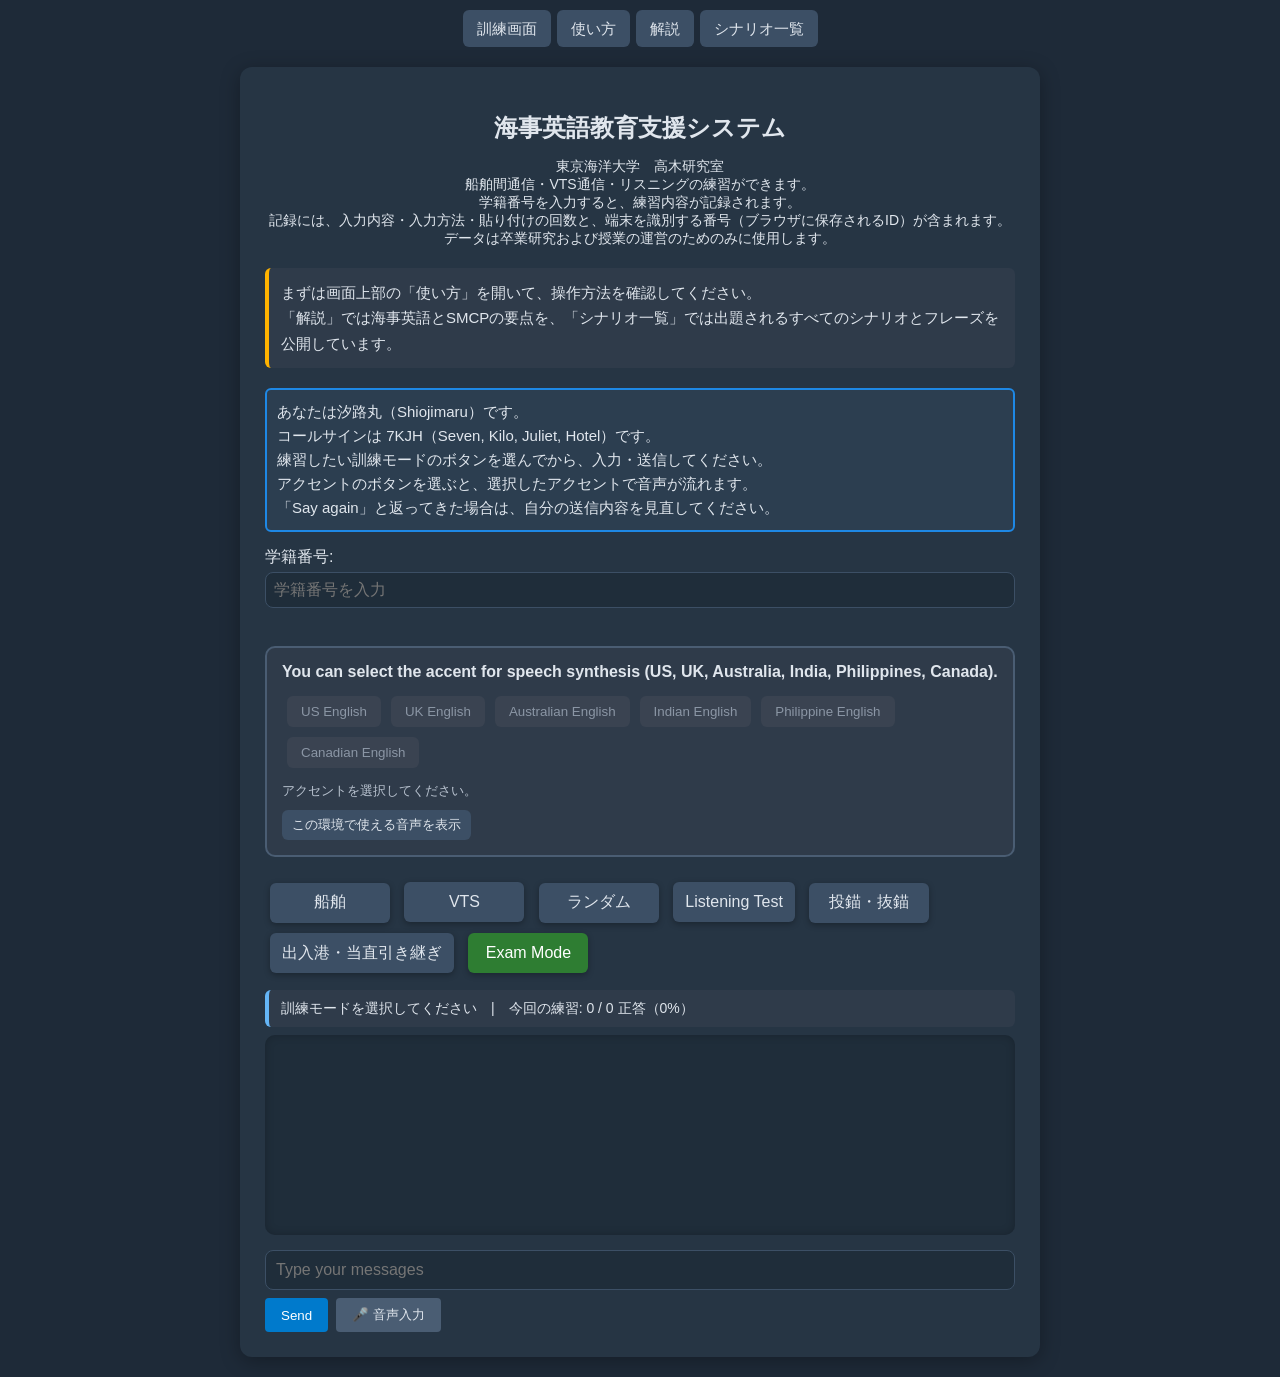
<file: index.html>
<!DOCTYPE html>
<html lang="ja">
<head>
  <meta charset="UTF-8">
  <meta name="viewport" content="width=device-width, initial-scale=1">
  <title>海事英語教育支援システム</title>
  <link rel="stylesheet" href="style.css">
</head>
<body>
<!-- 監視モード中のみ表示（開発者ページで切り替え） -->
<div id="monitor-banner" style="display:none;" role="status">現在監視モード中です</div>

<!-- 試験中の固定表示（exam.js が中身を書き換えます） -->
<div id="exam-banner" style="display:none;" role="status"></div>

<div id="site-nav"></div>

<div class="chat-container">
  <h2>海事英語教育支援システム</h2>
  <p>
    東京海洋大学　高木研究室<br>
    船舶間通信・VTS通信・リスニングの練習ができます。<br>
    学籍番号を入力すると、練習内容が記録されます。<br>
    記録には、入力内容・入力方法・貼り付けの回数と、端末を識別する番号（ブラウザに保存されるID）が含まれます。<br>
    データは卒業研究および授業の運営のためのみに使用します。
  </p>

  <p class="notice">
    まずは画面上部の「使い方」を開いて、操作方法を確認してください。<br>
    「解説」では海事英語とSMCPの要点を、「シナリオ一覧」では出題されるすべてのシナリオとフレーズを公開しています。
  </p>

  <div class="ship-info">
    あなたは汐路丸（Shiojimaru）です。<br>
    コールサインは 7KJH（Seven, Kilo, Juliet, Hotel）です。<br>
    練習したい訓練モードのボタンを選んでから、入力・送信してください。<br>
    アクセントのボタンを選ぶと、選択したアクセントで音声が流れます。<br>
    「Say again」と返ってきた場合は、自分の送信内容を見直してください。
  </div>

  <!-- 学籍番号 -->
  <label for="student-id">学籍番号:</label>
  <input type="text" id="student-id" placeholder="学籍番号を入力" autocomplete="off">
  <br><br>

  <div class="accent-box">
    <div id="intro-text">
      You can select the accent for speech synthesis (US, UK, Australia, India, Philippines, Canada).
    </div>

    <!-- アクセントのボタンは script.js が、利用できる音声に合わせて生成します -->
    <div id="voice-buttons"></div>
    <div id="voice-status">アクセントを選択してください。</div>
    <button type="button" id="voice-list-button" class="mini-button">この環境で使える音声を表示</button>
  </div>

  <!-- 訓練モード -->
  <div id="role-select">
    <button type="button" class="role-button" id="ship-button">船舶</button>
    <button type="button" class="role-button" id="vts-button">VTS</button>
    <button type="button" class="role-button" id="random-button">ランダム</button>
    <button type="button" class="role-button" id="listening-button">Listening Test</button>
    <button type="button" class="role-button" id="anchor-button">投錨・抜錨</button>
    <button type="button" class="role-button" id="harbor-button">出入港・当直引き継ぎ</button>
    <button type="button" class="role-button exam-mode-button" id="exam-button">Exam Mode</button>
  </div>

  <!-- 試験モードの画面（exam.js が中身を生成） -->
  <div id="exam-box" style="display:none;"></div>

  <!-- フレーズ練習（practice.js が中身を生成） -->
  <div id="practice-box" style="display:none;"></div>

  <!-- リスニングの難易度 -->
  <div id="listening-level-box" style="display:none;">
    <button type="button" class="level-button" data-level="1">Level 1</button>
    <button type="button" class="level-button" data-level="2">Level 2</button>
    <button type="button" class="level-button" data-level="3">Level 3</button>
  </div>

  <!-- 船舶シナリオ -->
  <div id="ship-scenario-select" style="display:none;">
    <h4>行き会い</h4>
    <div class="ship-group">
      <button type="button" class="ship-scenario" data-type="meeting" data-num="1">行き会い1</button>
      <button type="button" class="ship-scenario" data-type="meeting" data-num="2">行き会い2</button>
      <button type="button" class="ship-scenario" data-type="meeting" data-num="3">行き会い3</button>
      <button type="button" class="ship-scenario" data-type="meeting" data-num="4">行き会い4</button>
      <button type="button" class="ship-scenario" data-type="meeting" data-num="5">行き会い5</button>
    </div>

    <h4>横切り</h4>
    <div class="ship-group">
      <button type="button" class="ship-scenario" data-type="crossing" data-num="1">横切り1</button>
      <button type="button" class="ship-scenario" data-type="crossing" data-num="2">横切り2</button>
      <button type="button" class="ship-scenario" data-type="crossing" data-num="3">横切り3</button>
      <button type="button" class="ship-scenario" data-type="crossing" data-num="4">横切り4</button>
      <button type="button" class="ship-scenario" data-type="crossing" data-num="5">横切り5</button>
    </div>

    <h4>追い越し</h4>
    <div class="ship-group">
      <button type="button" class="ship-scenario" data-type="overtaking" data-num="1">追い越し1</button>
      <button type="button" class="ship-scenario" data-type="overtaking" data-num="2">追い越し2</button>
      <button type="button" class="ship-scenario" data-type="overtaking" data-num="3">追い越し3</button>
      <button type="button" class="ship-scenario" data-type="overtaking" data-num="4">追い越し4</button>
      <button type="button" class="ship-scenario" data-type="overtaking" data-num="5">追い越し5</button>
    </div>

    <h4>その他</h4>
    <div class="ship-group">
      <button type="button" class="ship-scenario" data-type="other" data-num="1">その他1</button>
      <button type="button" class="ship-scenario" data-type="other" data-num="2">その他2</button>
      <button type="button" class="ship-scenario" data-type="other" data-num="3">その他3</button>
      <button type="button" class="ship-scenario" data-type="other" data-num="4">その他4</button>
      <button type="button" class="ship-scenario" data-type="other" data-num="5">その他5</button>
    </div>
  </div>

  <!-- VTSシナリオ -->
  <div id="vts-scenario-select" style="display:none;">
    <h4>通報</h4>
    <div class="vts-group">
      <button type="button" class="vts-scenario" data-type="report" data-num="1">通報1</button>
      <button type="button" class="vts-scenario" data-type="report" data-num="2">通報2</button>
      <button type="button" class="vts-scenario" data-type="report" data-num="3">通報3</button>
      <button type="button" class="vts-scenario" data-type="report" data-num="4">通報4</button>
      <button type="button" class="vts-scenario" data-type="report" data-num="5">通報5</button>
    </div>

    <h4>報告</h4>
    <div class="vts-group">
      <button type="button" class="vts-scenario" data-type="notice" data-num="1">報告1</button>
      <button type="button" class="vts-scenario" data-type="notice" data-num="2">報告2</button>
      <button type="button" class="vts-scenario" data-type="notice" data-num="3">報告3</button>
      <button type="button" class="vts-scenario" data-type="notice" data-num="4">報告4</button>
      <button type="button" class="vts-scenario" data-type="notice" data-num="5">報告5</button>
    </div>

    <h4>問いかけ</h4>
    <div class="vts-group">
      <button type="button" class="vts-scenario" data-type="ask" data-num="1">問いかけ1</button>
      <button type="button" class="vts-scenario" data-type="ask" data-num="2">問いかけ2</button>
      <button type="button" class="vts-scenario" data-type="ask" data-num="3">問いかけ3</button>
      <button type="button" class="vts-scenario" data-type="ask" data-num="4">問いかけ4</button>
      <button type="button" class="vts-scenario" data-type="ask" data-num="5">問いかけ5</button>
    </div>
  </div>

  <!-- VTSシナリオの画像（images/<シナリオ名>.png。なければ非表示） -->
  <img id="scenario-image" alt="選択中のVTSシナリオの画像" style="display:none;">

  <!-- 現在の状態と練習実績 -->
  <div id="status-bar">訓練モードを選択してください</div>

  <!-- チャット -->
  <div class="chat-box" id="chat-box" aria-live="polite"></div>

  <!-- 入力欄 -->
  <div id="chat-controls">
    <textarea id="message-input" placeholder="Type your messages" rows="1"></textarea>
    <div class="control-buttons">
      <button type="button" id="send-button" class="send-button">Send</button>
      <button type="button" id="mic-button" class="mic-button">🎤 音声入力</button>
    </div>
  </div>
</div>

<script src="config.js"></script>
<script src="nav.js"></script>
<script src="script.js"></script>
<script src="practice.js"></script>
<script src="exam.js"></script>
</body>
</html>
</file>
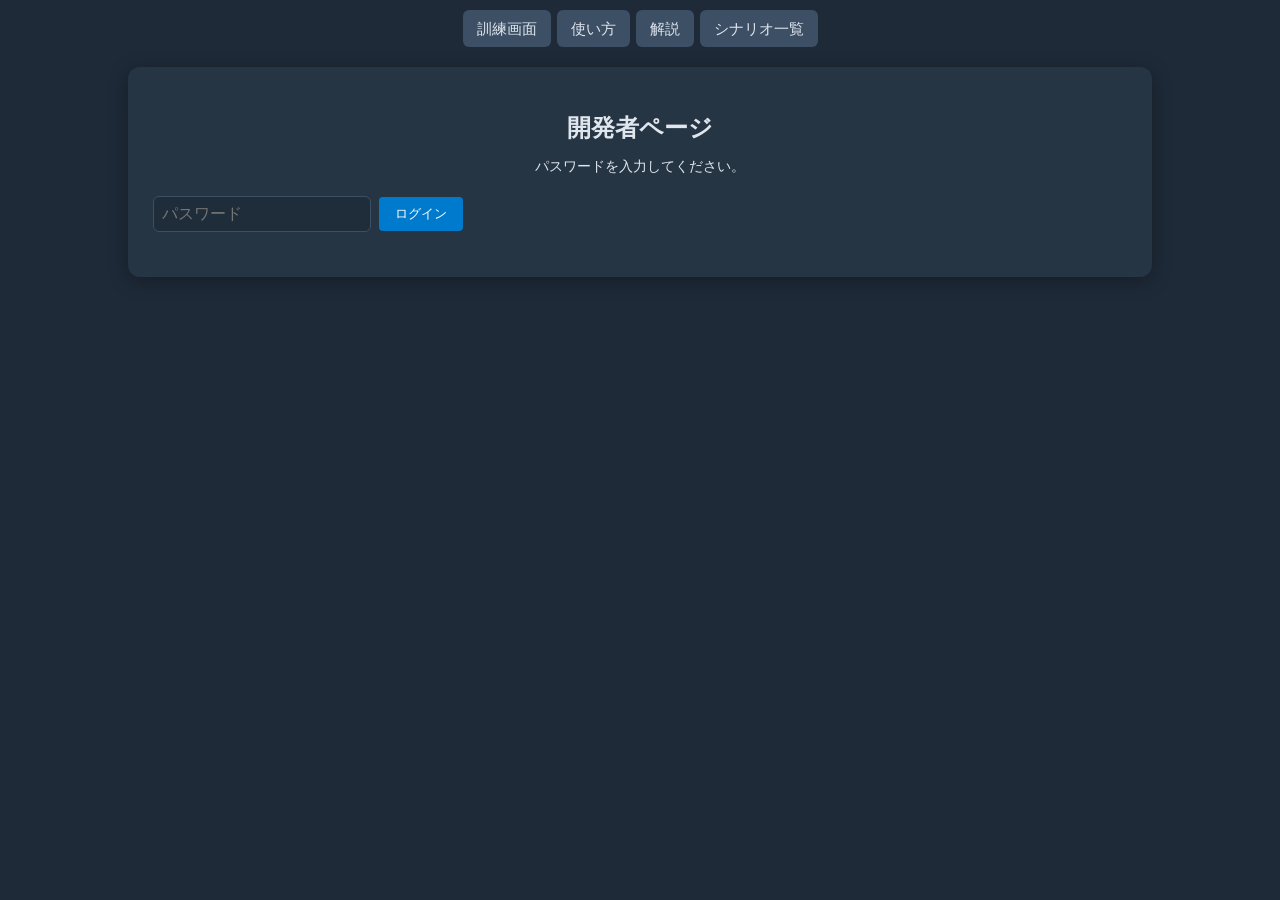
<file: admin.html>
<!DOCTYPE html>
<html lang="ja">
<head>
  <meta charset="UTF-8">
  <meta name="viewport" content="width=device-width, initial-scale=1">
  <!-- 検索エンジンに載せない -->
  <meta name="robots" content="noindex, nofollow">
  <title>開発者ページ | 海事英語教育支援システム</title>
  <link rel="stylesheet" href="style.css">
</head>
<body class="admin" data-page="admin">
<div id="site-nav"></div>

<div class="chat-container admin-container">

  <h2>開発者ページ</h2>

  <!-- ログイン -->
  <section id="login-section">
    <p>パスワードを入力してください。</p>
    <div class="admin-row">
      <input type="password" id="admin-password" placeholder="パスワード" autocomplete="current-password">
      <button type="button" id="login-button" class="send-button">ログイン</button>
    </div>
    <p id="login-message" class="admin-error"></p>
  </section>

  <!-- ログイン後 -->
  <div id="admin-main" style="display:none;">
    <div class="admin-toolbar">
      <span id="generated-at"></span>
      <button type="button" id="refresh-button" class="mini-button">最新の情報に更新</button>
      <button type="button" id="logout-button" class="mini-button">ログアウト</button>
    </div>

    <!-- 設定 -->
    <section class="admin-section">
      <h3>モード設定</h3>
      <label class="switch-row">
        <input type="checkbox" id="monitor-toggle">
        <span>監視モード</span>
        <small>（ON: 画面に「現在監視モード中です」を表示／解説ページ非表示／模範解答無効／学籍番号必須）</small>
      </label>
      <label class="switch-row">
        <input type="checkbox" id="copypaste-toggle">
        <span>コピー＆ペースト禁止モード</span>
      </label>
      <div class="admin-row">
        <button type="button" id="save-settings" class="send-button">設定を保存</button>
        <span id="settings-message"></span>
      </div>
      <p class="admin-note">学生の画面には最大1分程度で反映されます。</p>
    </section>

    <!-- 使用統計 -->
    <section class="admin-section">
      <h3>使用統計</h3>
      <div id="stat-cards" class="stat-cards"></div>
      <h4>シナリオ別利用回数</h4>
      <div class="table-wrap"><table id="scenario-table"></table></div>
    </section>

    <!-- 不正アクセス検知 -->
    <section class="admin-section">
      <h3>不正アクセス検知</h3>
      <p class="admin-note">警告のみで、利用の停止は行いません。直近30日分が対象です。</p>
      <div class="table-wrap"><table id="suspicious-table"></table></div>
    </section>

    <!-- 学籍番号管理 -->
    <section class="admin-section">
      <h3>学籍番号管理</h3>
      <div class="table-wrap"><table id="students-table"></table></div>
    </section>

    <!-- コピー＆ペースト監視 -->
    <section class="admin-section">
      <h3>コピー＆ペースト監視</h3>
      <div id="paste-overall" class="stat-cards"></div>
      <div class="table-wrap"><table id="paste-table"></table></div>
    </section>

    <!-- 学籍番号検索 -->
    <section class="admin-section">
      <h3>学籍番号検索</h3>
      <div class="admin-row">
        <input type="text" id="search-id" placeholder="学籍番号">
        <button type="button" id="search-button" class="send-button">検索</button>
      </div>
      <div id="search-summary"></div>
      <div class="table-wrap"><table id="search-table"></table></div>
    </section>

    <!-- 試験結果 -->
    <section class="admin-section">
      <h3>試験結果</h3>
      <p class="admin-note">試験モードの記録です（学習モードのログとは別に集計しています）。</p>
      <div class="admin-row">
        <button type="button" id="exam-refresh" class="mini-button">試験結果を読み込む</button>
        <span id="exam-generated-at"></span>
      </div>

      <h4>試験一覧</h4>
      <div class="table-wrap"><table id="exam-table"></table></div>

      <h4>問題別正答率（正答率の低い順）</h4>
      <div class="admin-row">
        <label for="exam-filter">試験で絞り込む:</label>
        <select id="exam-filter"><option value="">すべて</option></select>
      </div>
      <div class="table-wrap"><table id="exam-question-table"></table></div>
    </section>

    <!-- 授業監視 -->
    <section class="admin-section">
      <h3>授業監視</h3>
      <div class="admin-row">
        <input type="date" id="class-date">
        <input type="time" id="class-start" value="13:00">
        <span>〜</span>
        <input type="time" id="class-end" value="14:30">
        <button type="button" id="class-button" class="send-button">表示</button>
      </div>
      <div id="class-summary"></div>
      <h4>利用者一覧</h4>
      <div class="table-wrap"><table id="class-users"></table></div>
      <h4>未利用者一覧</h4>
      <div id="class-nonusers"></div>
    </section>
  </div>
</div>

<script src="config.js"></script>
<script src="nav.js"></script>
<script src="admin.js"></script>
</body>
</html>
</file>
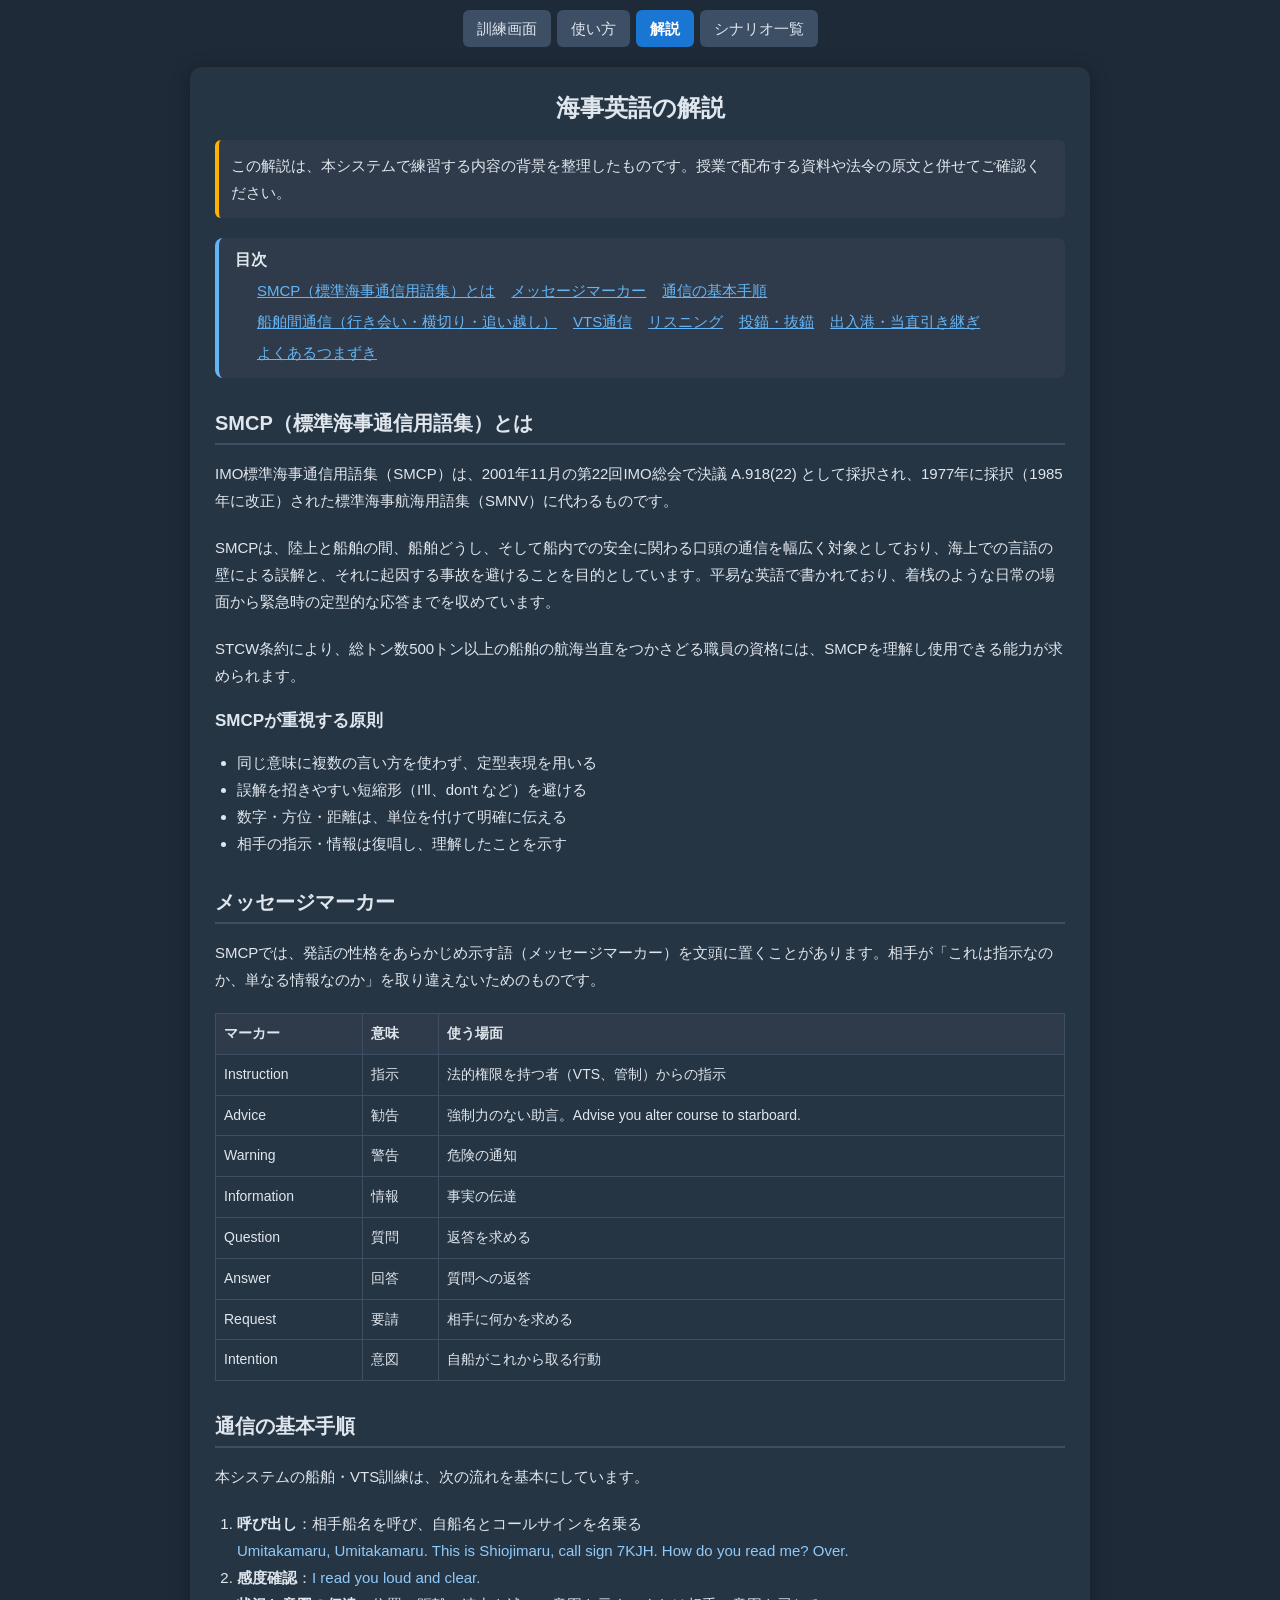
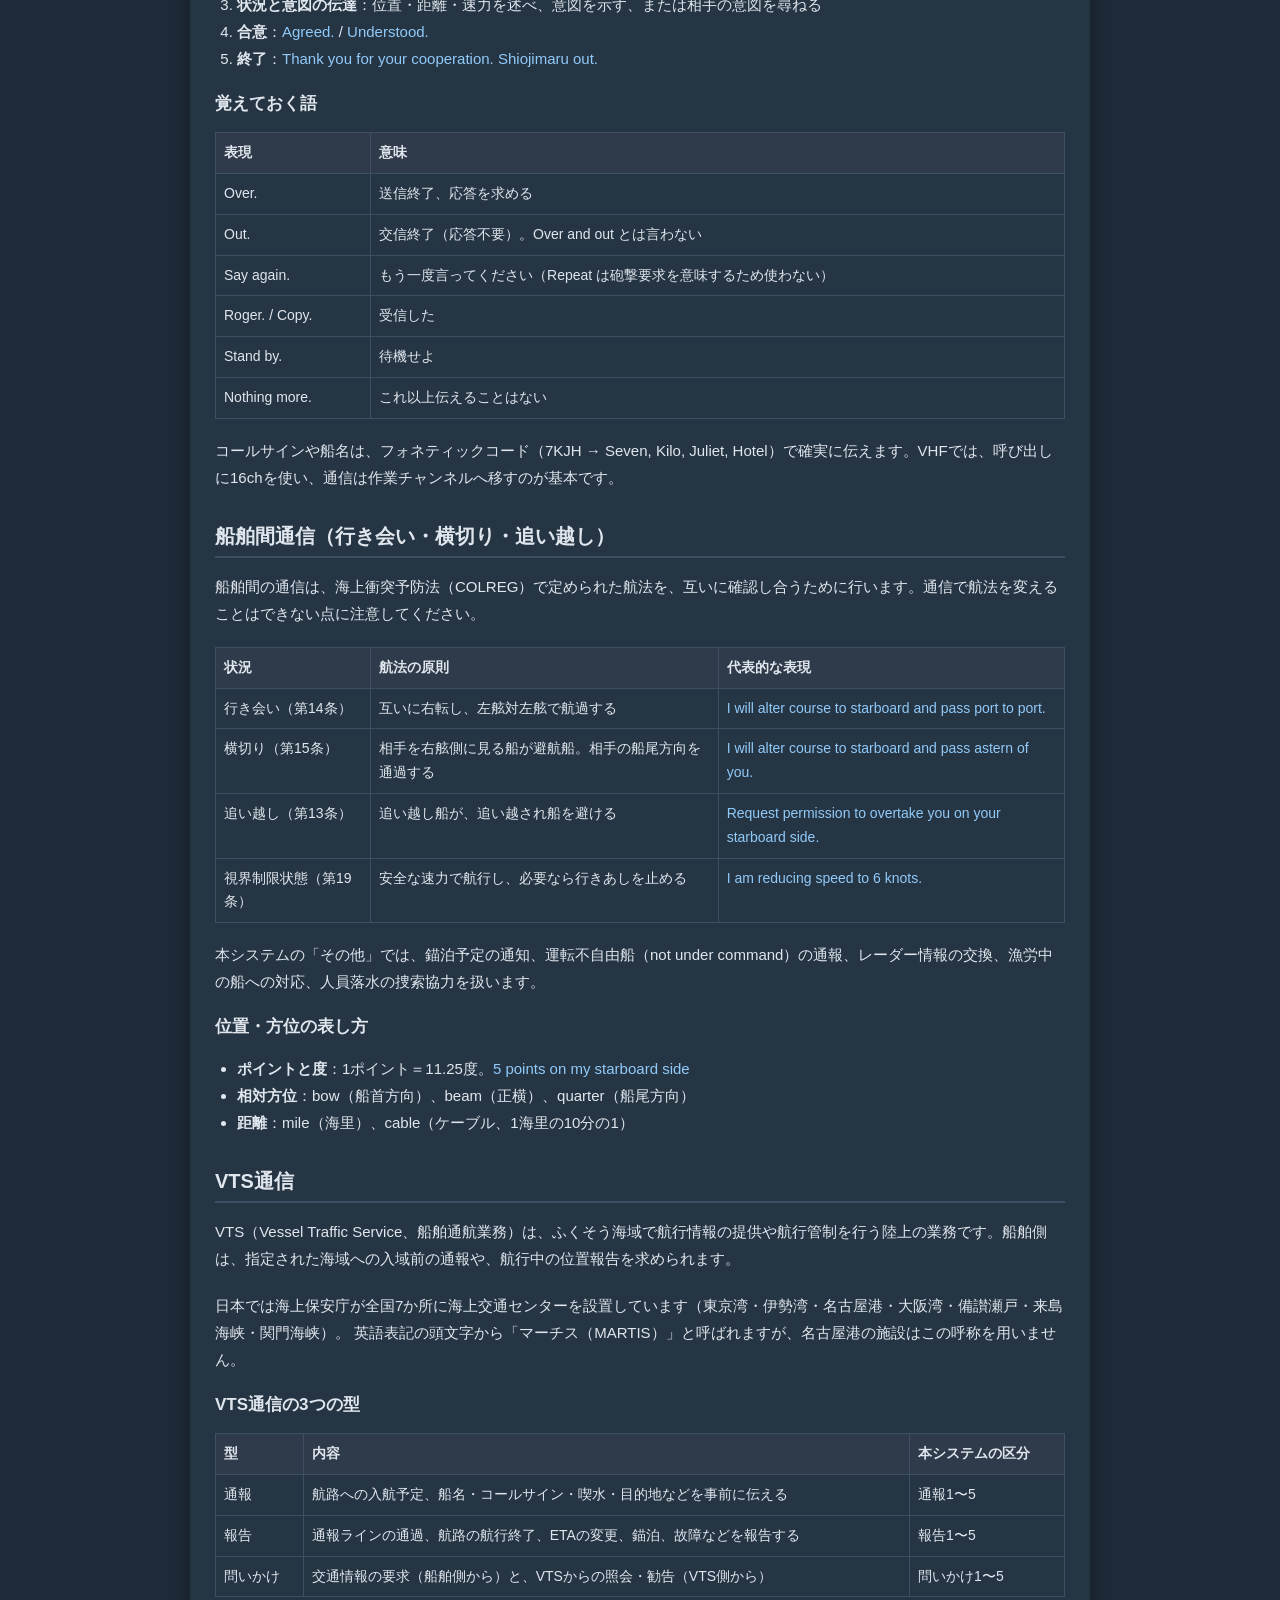
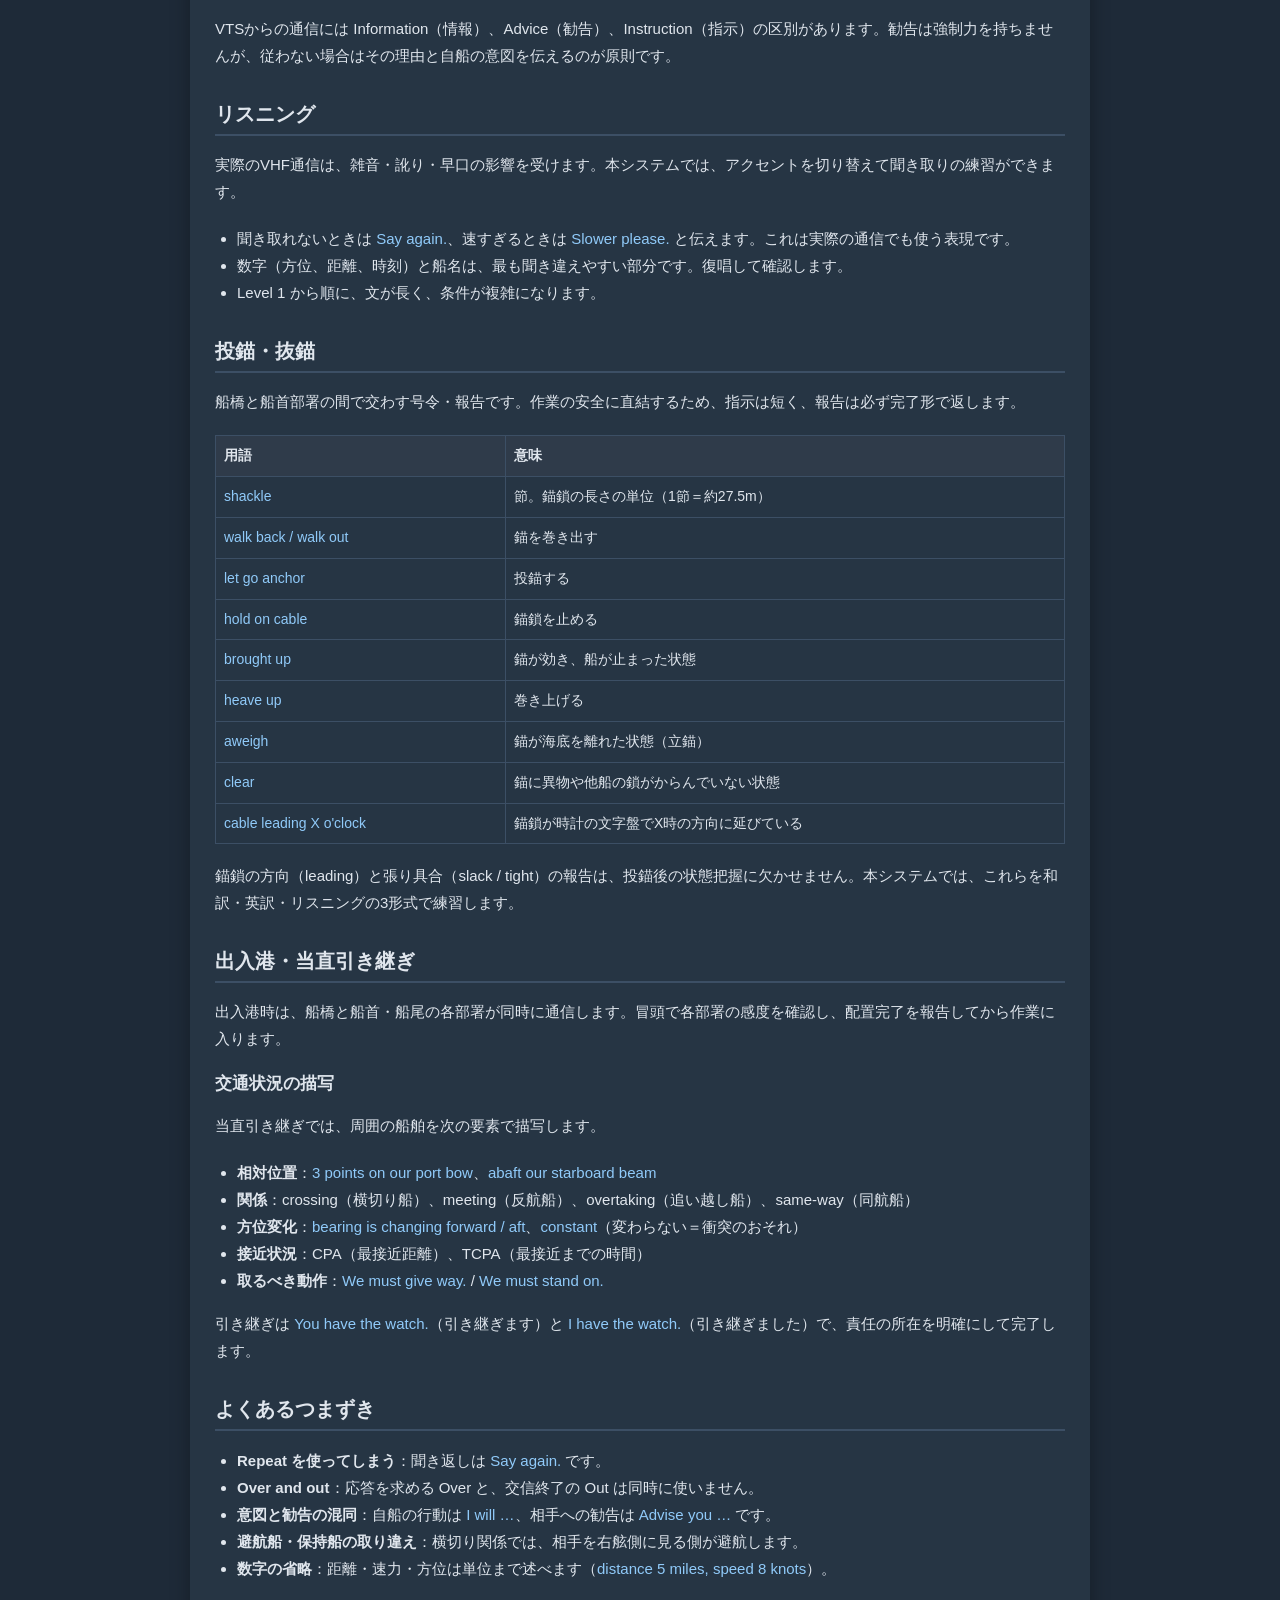
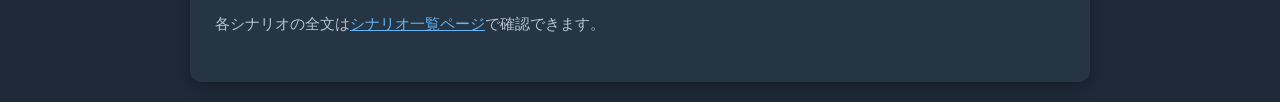
<file: explanation.html>
<!DOCTYPE html>
<html lang="ja">
<head>
  <meta charset="UTF-8">
  <meta name="viewport" content="width=device-width, initial-scale=1">
  <title>解説 | 海事英語教育支援システム</title>
  <link rel="stylesheet" href="style.css">
</head>
<body data-page="explanation">
<div id="site-nav"></div>

<div class="chat-container doc-container">
  <h1>海事英語の解説</h1>

  <p class="notice">この解説は、本システムで練習する内容の背景を整理したものです。授業で配布する資料や法令の原文と併せてご確認ください。</p>

  <div data-toc class="toc"></div>

  <div class="page-content">

  <h2 id="smcp">SMCP（標準海事通信用語集）とは</h2>
  <p>IMO標準海事通信用語集（SMCP）は、2001年11月の第22回IMO総会で決議 A.918(22) として採択され、1977年に採択（1985年に改正）された標準海事航海用語集（SMNV）に代わるものです。</p>
  <p>SMCPは、陸上と船舶の間、船舶どうし、そして船内での安全に関わる口頭の通信を幅広く対象としており、海上での言語の壁による誤解と、それに起因する事故を避けることを目的としています。平易な英語で書かれており、着桟のような日常の場面から緊急時の定型的な応答までを収めています。</p>
  <p>STCW条約により、総トン数500トン以上の船舶の航海当直をつかさどる職員の資格には、SMCPを理解し使用できる能力が求められます。</p>

  <h3>SMCPが重視する原則</h3>
  <ul>
    <li>同じ意味に複数の言い方を使わず、定型表現を用いる</li>
    <li>誤解を招きやすい短縮形（I'll、don't など）を避ける</li>
    <li>数字・方位・距離は、単位を付けて明確に伝える</li>
    <li>相手の指示・情報は復唱し、理解したことを示す</li>
  </ul>

  <h2 id="marker">メッセージマーカー</h2>
  <p>SMCPでは、発話の性格をあらかじめ示す語（メッセージマーカー）を文頭に置くことがあります。相手が「これは指示なのか、単なる情報なのか」を取り違えないためのものです。</p>
  <table class="doc-table">
    <tr><th>マーカー</th><th>意味</th><th>使う場面</th></tr>
    <tr><td>Instruction</td><td>指示</td><td>法的権限を持つ者（VTS、管制）からの指示</td></tr>
    <tr><td>Advice</td><td>勧告</td><td>強制力のない助言。Advise you alter course to starboard.</td></tr>
    <tr><td>Warning</td><td>警告</td><td>危険の通知</td></tr>
    <tr><td>Information</td><td>情報</td><td>事実の伝達</td></tr>
    <tr><td>Question</td><td>質問</td><td>返答を求める</td></tr>
    <tr><td>Answer</td><td>回答</td><td>質問への返答</td></tr>
    <tr><td>Request</td><td>要請</td><td>相手に何かを求める</td></tr>
    <tr><td>Intention</td><td>意図</td><td>自船がこれから取る行動</td></tr>
  </table>

  <h2 id="procedure">通信の基本手順</h2>
  <p>本システムの船舶・VTS訓練は、次の流れを基本にしています。</p>
  <ol>
    <li><strong>呼び出し</strong>：相手船名を呼び、自船名とコールサインを名乗る<br>
      <span class="en">Umitakamaru, Umitakamaru. This is Shiojimaru, call sign 7KJH. How do you read me? Over.</span></li>
    <li><strong>感度確認</strong>：<span class="en">I read you loud and clear.</span></li>
    <li><strong>状況と意図の伝達</strong>：位置・距離・速力を述べ、意図を示す、または相手の意図を尋ねる</li>
    <li><strong>合意</strong>：<span class="en">Agreed.</span> / <span class="en">Understood.</span></li>
    <li><strong>終了</strong>：<span class="en">Thank you for your cooperation. Shiojimaru out.</span></li>
  </ol>

  <h3>覚えておく語</h3>
  <table class="doc-table">
    <tr><th>表現</th><th>意味</th></tr>
    <tr><td>Over.</td><td>送信終了、応答を求める</td></tr>
    <tr><td>Out.</td><td>交信終了（応答不要）。Over and out とは言わない</td></tr>
    <tr><td>Say again.</td><td>もう一度言ってください（Repeat は砲撃要求を意味するため使わない）</td></tr>
    <tr><td>Roger. / Copy.</td><td>受信した</td></tr>
    <tr><td>Stand by.</td><td>待機せよ</td></tr>
    <tr><td>Nothing more.</td><td>これ以上伝えることはない</td></tr>
  </table>
  <p>コールサインや船名は、フォネティックコード（7KJH → Seven, Kilo, Juliet, Hotel）で確実に伝えます。VHFでは、呼び出しに16chを使い、通信は作業チャンネルへ移すのが基本です。</p>

  <h2 id="ship">船舶間通信（行き会い・横切り・追い越し）</h2>
  <p>船舶間の通信は、海上衝突予防法（COLREG）で定められた航法を、互いに確認し合うために行います。通信で航法を変えることはできない点に注意してください。</p>
  <table class="doc-table">
    <tr><th>状況</th><th>航法の原則</th><th>代表的な表現</th></tr>
    <tr><td>行き会い（第14条）</td><td>互いに右転し、左舷対左舷で航過する</td><td class="en">I will alter course to starboard and pass port to port.</td></tr>
    <tr><td>横切り（第15条）</td><td>相手を右舷側に見る船が避航船。相手の船尾方向を通過する</td><td class="en">I will alter course to starboard and pass astern of you.</td></tr>
    <tr><td>追い越し（第13条）</td><td>追い越し船が、追い越され船を避ける</td><td class="en">Request permission to overtake you on your starboard side.</td></tr>
    <tr><td>視界制限状態（第19条）</td><td>安全な速力で航行し、必要なら行きあしを止める</td><td class="en">I am reducing speed to 6 knots.</td></tr>
  </table>
  <p>本システムの「その他」では、錨泊予定の通知、運転不自由船（not under command）の通報、レーダー情報の交換、漁労中の船への対応、人員落水の捜索協力を扱います。</p>

  <h3>位置・方位の表し方</h3>
  <ul>
    <li><strong>ポイントと度</strong>：1ポイント＝11.25度。<span class="en">5 points on my starboard side</span></li>
    <li><strong>相対方位</strong>：bow（船首方向）、beam（正横）、quarter（船尾方向）</li>
    <li><strong>距離</strong>：mile（海里）、cable（ケーブル、1海里の10分の1）</li>
  </ul>

  <h2 id="vts">VTS通信</h2>
  <p>VTS（Vessel Traffic Service、船舶通航業務）は、ふくそう海域で航行情報の提供や航行管制を行う陸上の業務です。船舶側は、指定された海域への入域前の通報や、航行中の位置報告を求められます。</p>
  <p>日本では海上保安庁が全国7か所に海上交通センターを設置しています（東京湾・伊勢湾・名古屋港・大阪湾・備讃瀬戸・来島海峡・関門海峡）。
  英語表記の頭文字から「マーチス（MARTIS）」と呼ばれますが、名古屋港の施設はこの呼称を用いません。</p>

  <h3>VTS通信の3つの型</h3>
  <table class="doc-table">
    <tr><th>型</th><th>内容</th><th>本システムの区分</th></tr>
    <tr><td>通報</td><td>航路への入航予定、船名・コールサイン・喫水・目的地などを事前に伝える</td><td>通報1〜5</td></tr>
    <tr><td>報告</td><td>通報ラインの通過、航路の航行終了、ETAの変更、錨泊、故障などを報告する</td><td>報告1〜5</td></tr>
    <tr><td>問いかけ</td><td>交通情報の要求（船舶側から）と、VTSからの照会・勧告（VTS側から）</td><td>問いかけ1〜5</td></tr>
  </table>
  <p>VTSからの通信には Information（情報）、Advice（勧告）、Instruction（指示）の区別があります。勧告は強制力を持ちませんが、従わない場合はその理由と自船の意図を伝えるのが原則です。</p>

  <h2 id="listening">リスニング</h2>
  <p>実際のVHF通信は、雑音・訛り・早口の影響を受けます。本システムでは、アクセントを切り替えて聞き取りの練習ができます。</p>
  <ul>
    <li>聞き取れないときは <span class="en">Say again.</span>、速すぎるときは <span class="en">Slower please.</span> と伝えます。これは実際の通信でも使う表現です。</li>
    <li>数字（方位、距離、時刻）と船名は、最も聞き違えやすい部分です。復唱して確認します。</li>
    <li>Level 1 から順に、文が長く、条件が複雑になります。</li>
  </ul>

  <h2 id="anchor">投錨・抜錨</h2>
  <p>船橋と船首部署の間で交わす号令・報告です。作業の安全に直結するため、指示は短く、報告は必ず完了形で返します。</p>
  <table class="doc-table">
    <tr><th>用語</th><th>意味</th></tr>
    <tr><td class="en">shackle</td><td>節。錨鎖の長さの単位（1節＝約27.5m）</td></tr>
    <tr><td class="en">walk back / walk out</td><td>錨を巻き出す</td></tr>
    <tr><td class="en">let go anchor</td><td>投錨する</td></tr>
    <tr><td class="en">hold on cable</td><td>錨鎖を止める</td></tr>
    <tr><td class="en">brought up</td><td>錨が効き、船が止まった状態</td></tr>
    <tr><td class="en">heave up</td><td>巻き上げる</td></tr>
    <tr><td class="en">aweigh</td><td>錨が海底を離れた状態（立錨）</td></tr>
    <tr><td class="en">clear</td><td>錨に異物や他船の鎖がからんでいない状態</td></tr>
    <tr><td class="en">cable leading X o'clock</td><td>錨鎖が時計の文字盤でX時の方向に延びている</td></tr>
  </table>
  <p>錨鎖の方向（leading）と張り具合（slack / tight）の報告は、投錨後の状態把握に欠かせません。本システムでは、これらを和訳・英訳・リスニングの3形式で練習します。</p>

  <h2 id="harbor">出入港・当直引き継ぎ</h2>
  <p>出入港時は、船橋と船首・船尾の各部署が同時に通信します。冒頭で各部署の感度を確認し、配置完了を報告してから作業に入ります。</p>
  <h3>交通状況の描写</h3>
  <p>当直引き継ぎでは、周囲の船舶を次の要素で描写します。</p>
  <ul>
    <li><strong>相対位置</strong>：<span class="en">3 points on our port bow</span>、<span class="en">abaft our starboard beam</span></li>
    <li><strong>関係</strong>：crossing（横切り船）、meeting（反航船）、overtaking（追い越し船）、same-way（同航船）</li>
    <li><strong>方位変化</strong>：<span class="en">bearing is changing forward / aft</span>、<span class="en">constant</span>（変わらない＝衝突のおそれ）</li>
    <li><strong>接近状況</strong>：CPA（最接近距離）、TCPA（最接近までの時間）</li>
    <li><strong>取るべき動作</strong>：<span class="en">We must give way.</span> / <span class="en">We must stand on.</span></li>
  </ul>
  <p>引き継ぎは <span class="en">You have the watch.</span>（引き継ぎます）と <span class="en">I have the watch.</span>（引き継ぎました）で、責任の所在を明確にして完了します。</p>

  <h2 id="tips">よくあるつまずき</h2>
  <ul>
    <li><strong>Repeat を使ってしまう</strong>：聞き返しは <span class="en">Say again.</span> です。</li>
    <li><strong>Over and out</strong>：応答を求める Over と、交信終了の Out は同時に使いません。</li>
    <li><strong>意図と勧告の混同</strong>：自船の行動は <span class="en">I will …</span>、相手への勧告は <span class="en">Advise you …</span> です。</li>
    <li><strong>避航船・保持船の取り違え</strong>：横切り関係では、相手を右舷側に見る側が避航します。</li>
    <li><strong>数字の省略</strong>：距離・速力・方位は単位まで述べます（<span class="en">distance 5 miles, speed 8 knots</span>）。</li>
  </ul>

  <p class="doc-footer">各シナリオの全文は<a href="scenarios.html">シナリオ一覧ページ</a>で確認できます。</p>

  </div>
</div>

<script src="config.js"></script>
<script src="nav.js"></script>
</body>
</html>
</file>
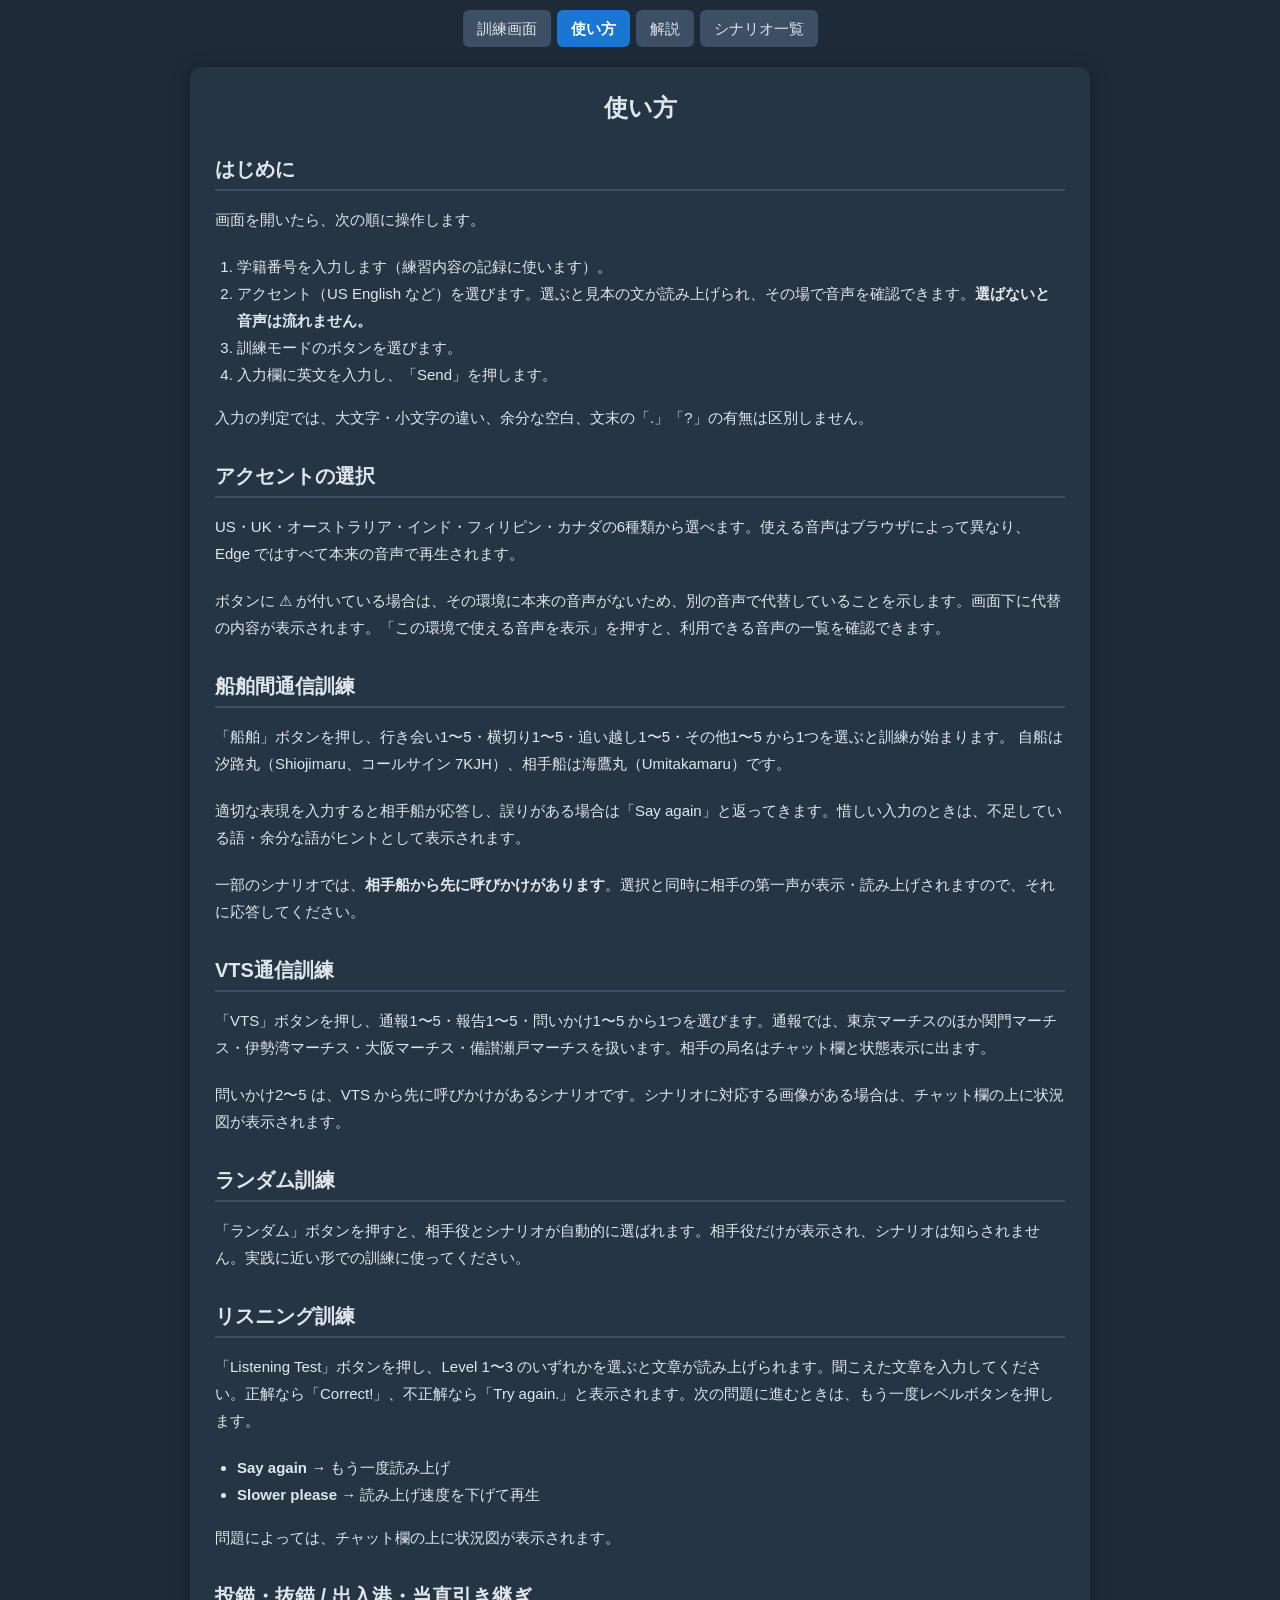
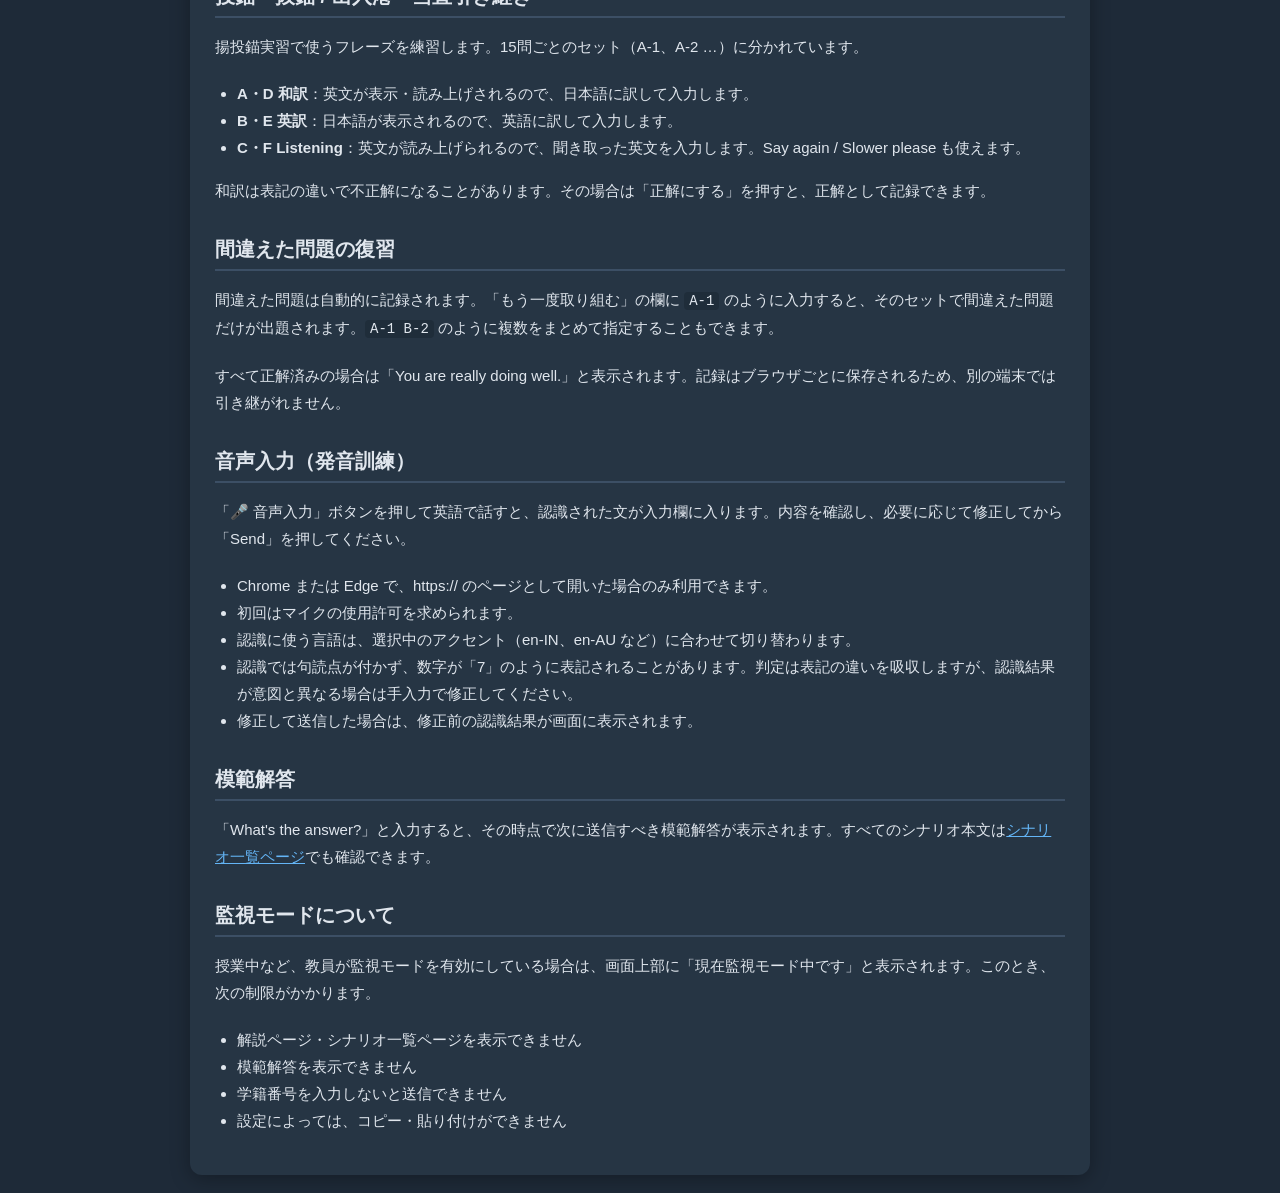
<file: guide.html>
<!DOCTYPE html>
<html lang="ja">
<head>
  <meta charset="UTF-8">
  <meta name="viewport" content="width=device-width, initial-scale=1">
  <title>使い方 | 海事英語教育支援システム</title>
  <link rel="stylesheet" href="style.css">
</head>
<body data-page="guide">
<div id="site-nav"></div>

<div class="chat-container doc-container">
  <h1>使い方</h1>

  <div class="page-content">

  <h2 id="start">はじめに</h2>
  <p>画面を開いたら、次の順に操作します。</p>
  <ol>
    <li>学籍番号を入力します（練習内容の記録に使います）。</li>
    <li>アクセント（US English など）を選びます。選ぶと見本の文が読み上げられ、その場で音声を確認できます。<strong>選ばないと音声は流れません。</strong></li>
    <li>訓練モードのボタンを選びます。</li>
    <li>入力欄に英文を入力し、「Send」を押します。</li>
  </ol>
  <p>入力の判定では、大文字・小文字の違い、余分な空白、文末の「.」「?」の有無は区別しません。</p>

  <h2 id="accent">アクセントの選択</h2>
  <p>US・UK・オーストラリア・インド・フィリピン・カナダの6種類から選べます。使える音声はブラウザによって異なり、Edge ではすべて本来の音声で再生されます。</p>
  <p>ボタンに ⚠ が付いている場合は、その環境に本来の音声がないため、別の音声で代替していることを示します。画面下に代替の内容が表示されます。「この環境で使える音声を表示」を押すと、利用できる音声の一覧を確認できます。</p>

  <h2 id="ship">船舶間通信訓練</h2>
  <p>「船舶」ボタンを押し、行き会い1〜5・横切り1〜5・追い越し1〜5・その他1〜5 から1つを選ぶと訓練が始まります。
  自船は汐路丸（Shiojimaru、コールサイン 7KJH）、相手船は海鷹丸（Umitakamaru）です。</p>
  <p>適切な表現を入力すると相手船が応答し、誤りがある場合は「Say again」と返ってきます。惜しい入力のときは、不足している語・余分な語がヒントとして表示されます。</p>
  <p>一部のシナリオでは、<strong>相手船から先に呼びかけがあります</strong>。選択と同時に相手の第一声が表示・読み上げされますので、それに応答してください。</p>

  <h2 id="vts">VTS通信訓練</h2>
  <p>「VTS」ボタンを押し、通報1〜5・報告1〜5・問いかけ1〜5 から1つを選びます。通報では、東京マーチスのほか関門マーチス・伊勢湾マーチス・大阪マーチス・備讃瀬戸マーチスを扱います。相手の局名はチャット欄と状態表示に出ます。</p>
  <p>問いかけ2〜5 は、VTS から先に呼びかけがあるシナリオです。シナリオに対応する画像がある場合は、チャット欄の上に状況図が表示されます。</p>

  <h2 id="random">ランダム訓練</h2>
  <p>「ランダム」ボタンを押すと、相手役とシナリオが自動的に選ばれます。相手役だけが表示され、シナリオは知らされません。実践に近い形での訓練に使ってください。</p>

  <h2 id="listening">リスニング訓練</h2>
  <p>「Listening Test」ボタンを押し、Level 1〜3 のいずれかを選ぶと文章が読み上げられます。聞こえた文章を入力してください。正解なら「Correct!」、不正解なら「Try again.」と表示されます。次の問題に進むときは、もう一度レベルボタンを押します。</p>
  <ul>
    <li><strong>Say again</strong> → もう一度読み上げ</li>
    <li><strong>Slower please</strong> → 読み上げ速度を下げて再生</li>
  </ul>
  <p>問題によっては、チャット欄の上に状況図が表示されます。</p>

  <h2 id="phrase">投錨・抜錨 / 出入港・当直引き継ぎ</h2>
  <p>揚投錨実習で使うフレーズを練習します。15問ごとのセット（A-1、A-2 …）に分かれています。</p>
  <ul>
    <li><strong>A・D 和訳</strong>：英文が表示・読み上げされるので、日本語に訳して入力します。</li>
    <li><strong>B・E 英訳</strong>：日本語が表示されるので、英語に訳して入力します。</li>
    <li><strong>C・F Listening</strong>：英文が読み上げられるので、聞き取った英文を入力します。Say again / Slower please も使えます。</li>
  </ul>
  <p>和訳は表記の違いで不正解になることがあります。その場合は「正解にする」を押すと、正解として記録できます。</p>

  <h2 id="retry">間違えた問題の復習</h2>
  <p>間違えた問題は自動的に記録されます。「もう一度取り組む」の欄に <code>A-1</code> のように入力すると、そのセットで間違えた問題だけが出題されます。<code>A-1 B-2</code> のように複数をまとめて指定することもできます。</p>
  <p>すべて正解済みの場合は「You are really doing well.」と表示されます。記録はブラウザごとに保存されるため、別の端末では引き継がれません。</p>

  <h2 id="voice">音声入力（発音訓練）</h2>
  <p>「🎤 音声入力」ボタンを押して英語で話すと、認識された文が入力欄に入ります。内容を確認し、必要に応じて修正してから「Send」を押してください。</p>
  <ul>
    <li>Chrome または Edge で、https:// のページとして開いた場合のみ利用できます。</li>
    <li>初回はマイクの使用許可を求められます。</li>
    <li>認識に使う言語は、選択中のアクセント（en-IN、en-AU など）に合わせて切り替わります。</li>
    <li>認識では句読点が付かず、数字が「7」のように表記されることがあります。判定は表記の違いを吸収しますが、認識結果が意図と異なる場合は手入力で修正してください。</li>
    <li>修正して送信した場合は、修正前の認識結果が画面に表示されます。</li>
  </ul>

  <h2 id="answer">模範解答</h2>
  <p>「What's the answer?」と入力すると、その時点で次に送信すべき模範解答が表示されます。すべてのシナリオ本文は<a href="scenarios.html">シナリオ一覧ページ</a>でも確認できます。</p>

  <h2 id="monitor">監視モードについて</h2>
  <p>授業中など、教員が監視モードを有効にしている場合は、画面上部に「現在監視モード中です」と表示されます。このとき、次の制限がかかります。</p>
  <ul>
    <li>解説ページ・シナリオ一覧ページを表示できません</li>
    <li>模範解答を表示できません</li>
    <li>学籍番号を入力しないと送信できません</li>
    <li>設定によっては、コピー・貼り付けができません</li>
  </ul>

  </div>
</div>

<script src="config.js"></script>
<script src="nav.js"></script>
</body>
</html>
</file>
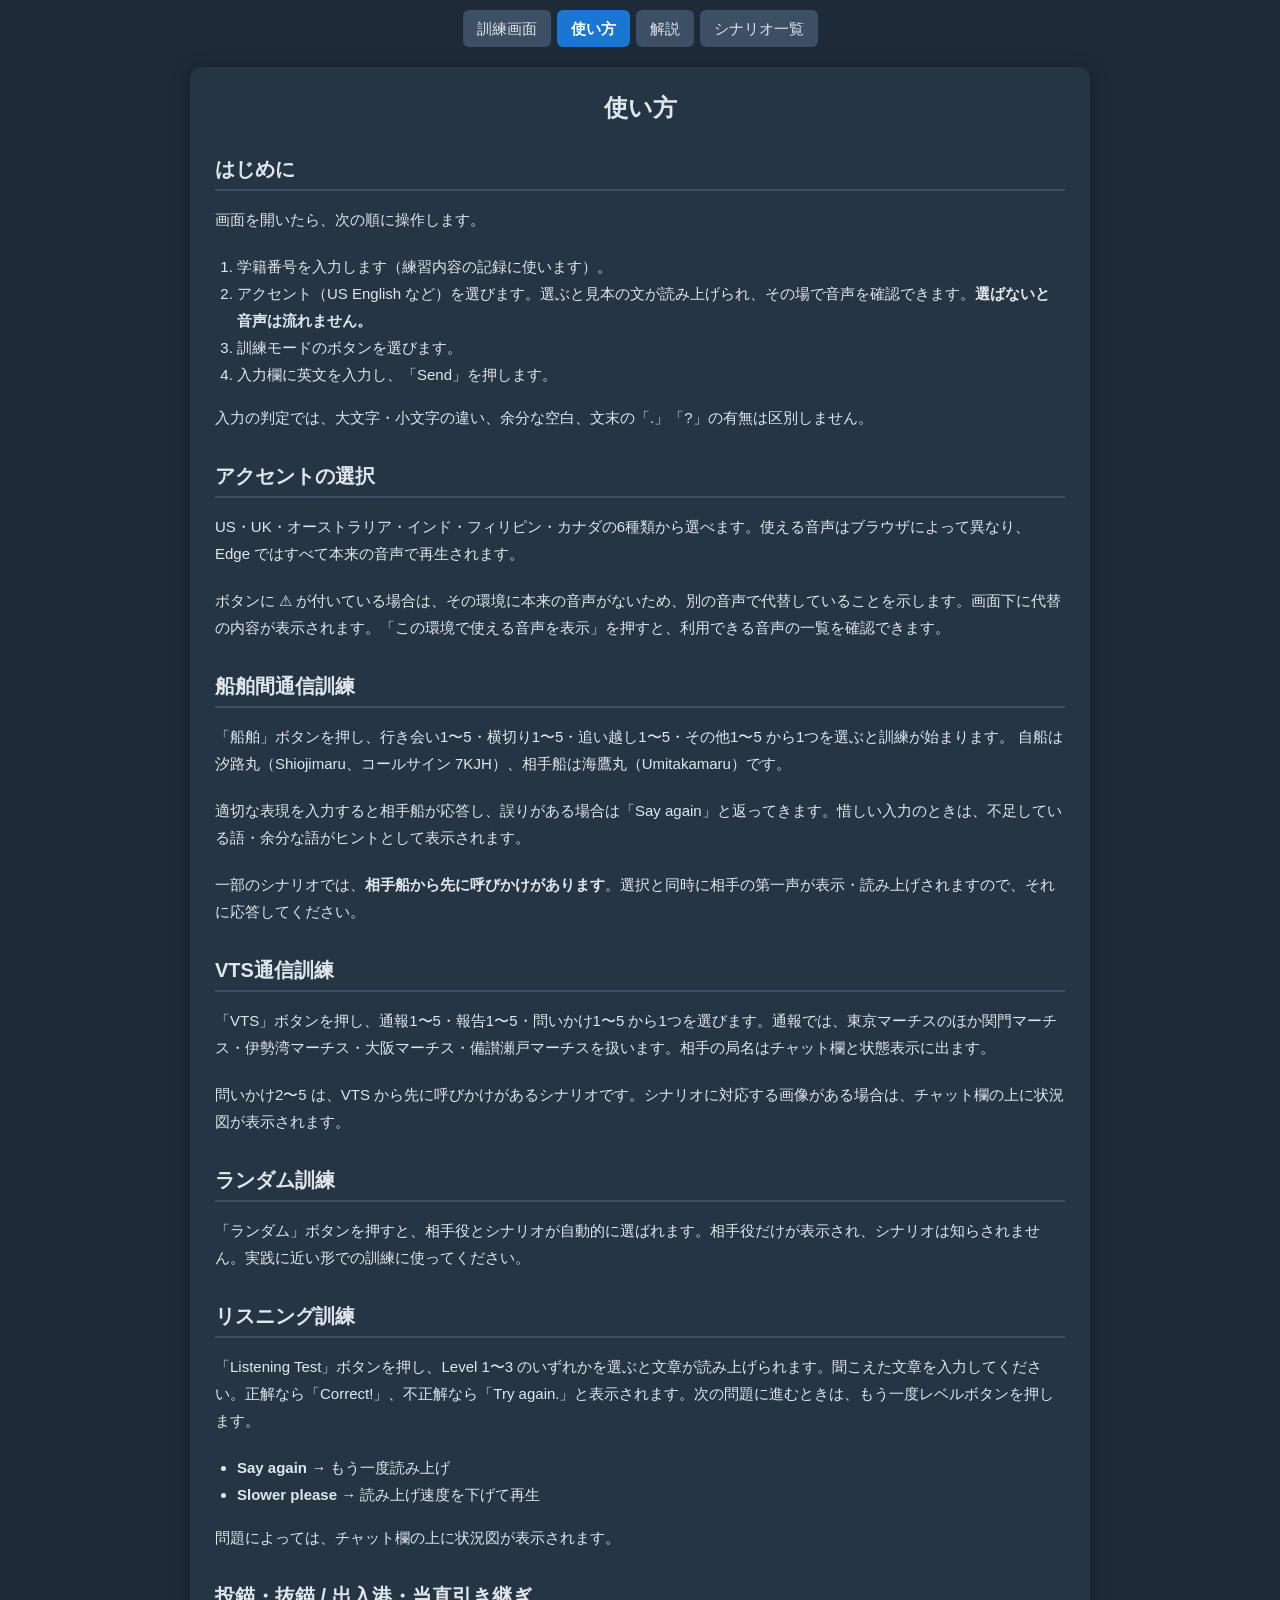
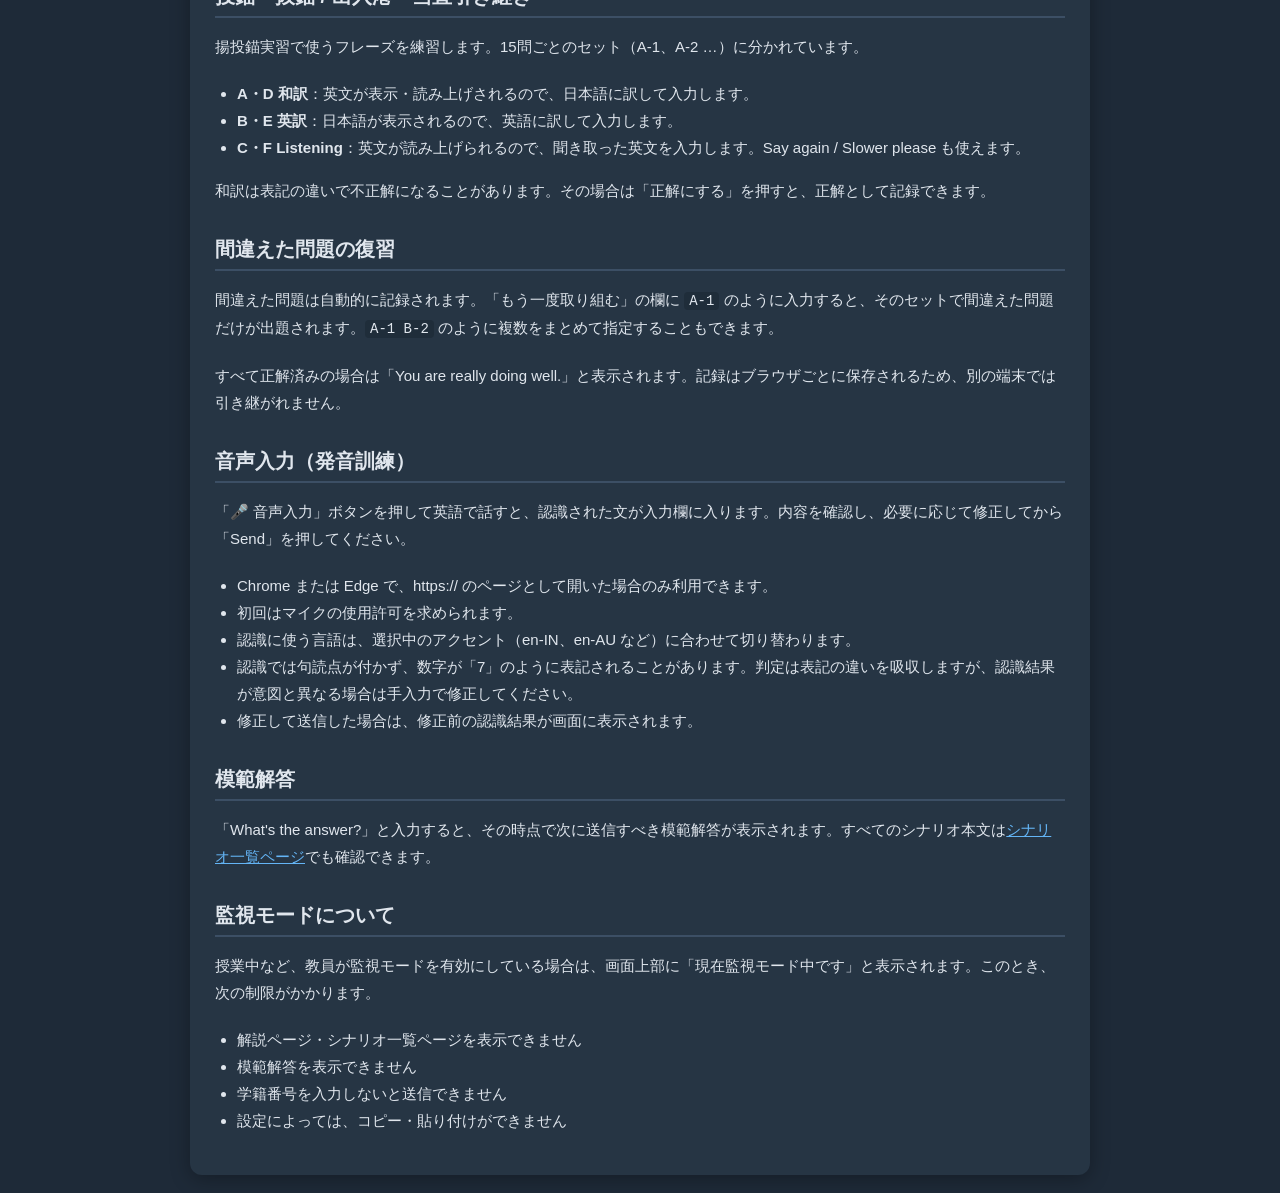
<file: help.html>
<!DOCTYPE html>
<html lang="ja">
<head>
  <meta charset="UTF-8">
  <meta name="viewport" content="width=device-width, initial-scale=1">
  <title>使い方 | 海事英語教育支援システム</title>
  <!-- このページは「使い方ページ」に移動しました。古いリンク・ブックマーク用に残しています -->
  <meta http-equiv="refresh" content="0; url=guide.html">
  <link rel="stylesheet" href="style.css">
</head>
<body data-page="guide">
<div class="chat-container doc-container">
  <p>このページは「使い方」ページに移動しました。</p>
  <p><a href="guide.html">→ 使い方ページへ移動する</a></p>
</div>
</body>
</html>
</file>
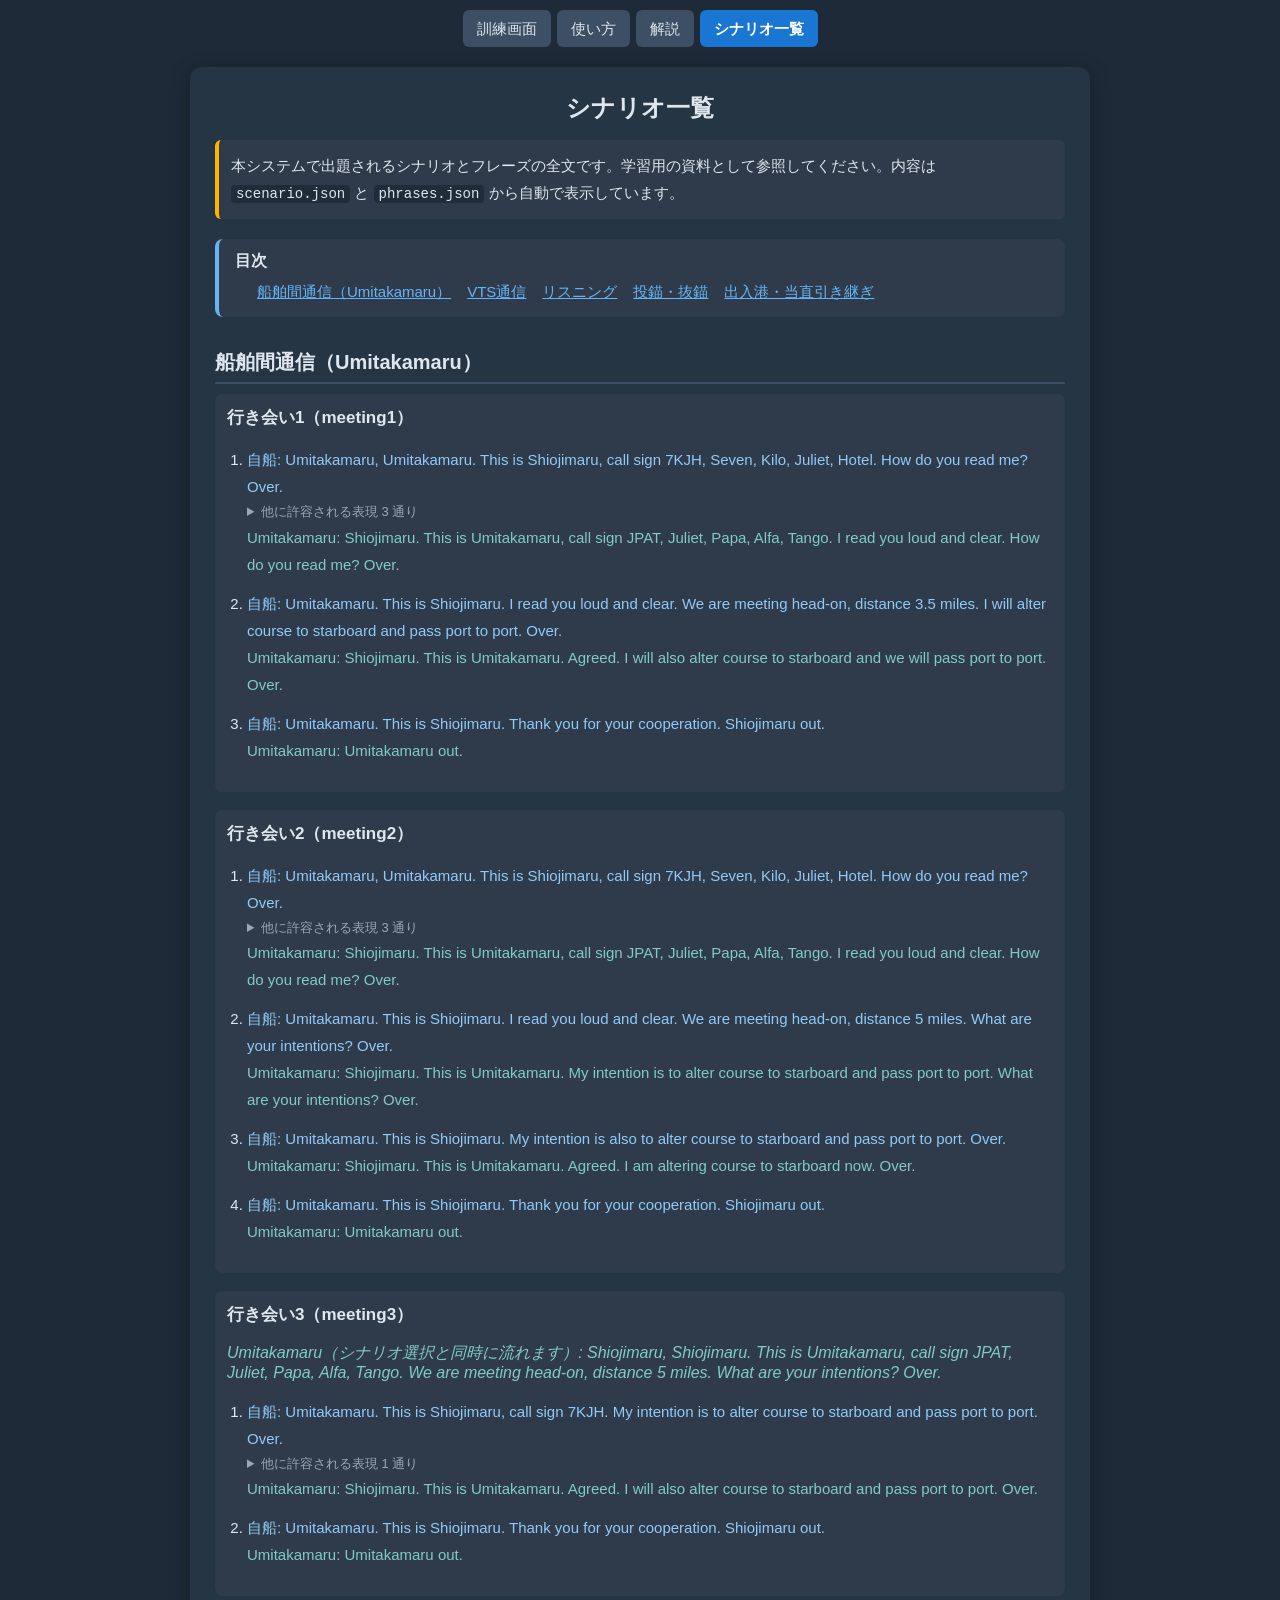
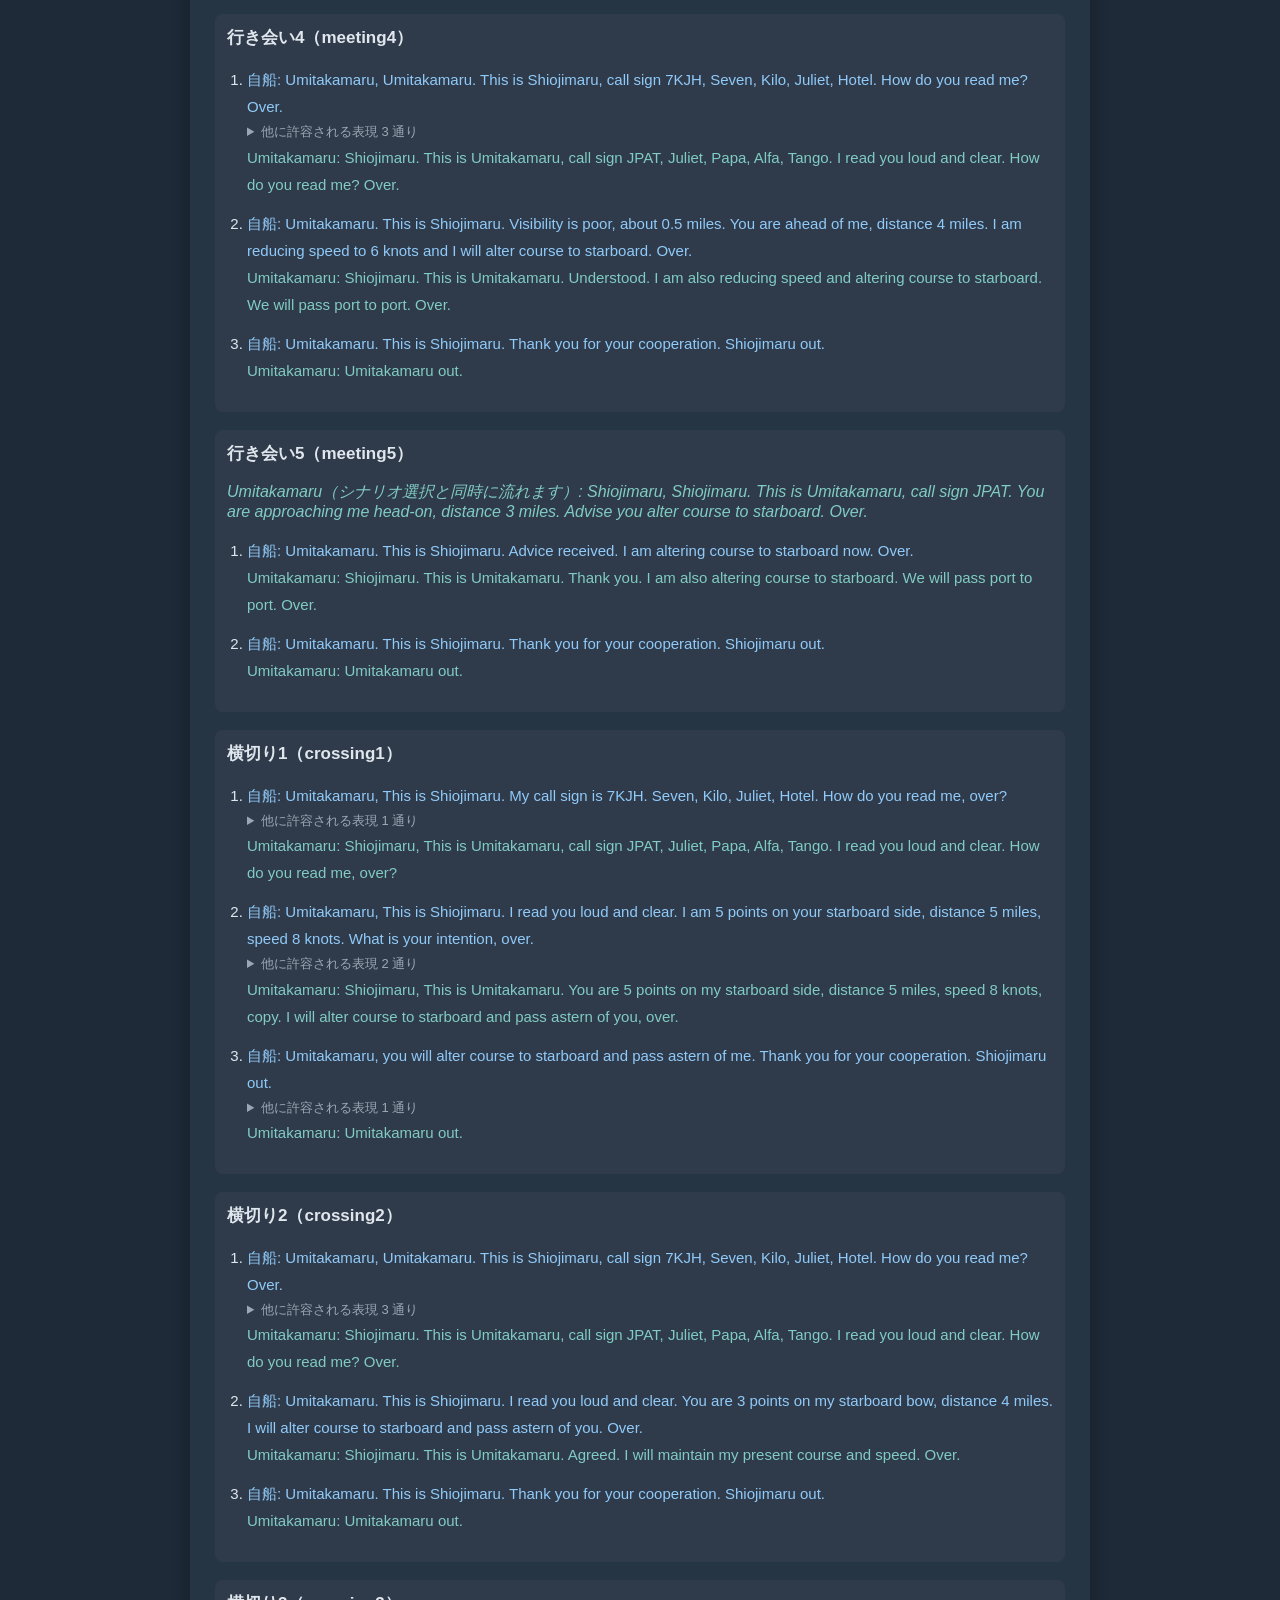
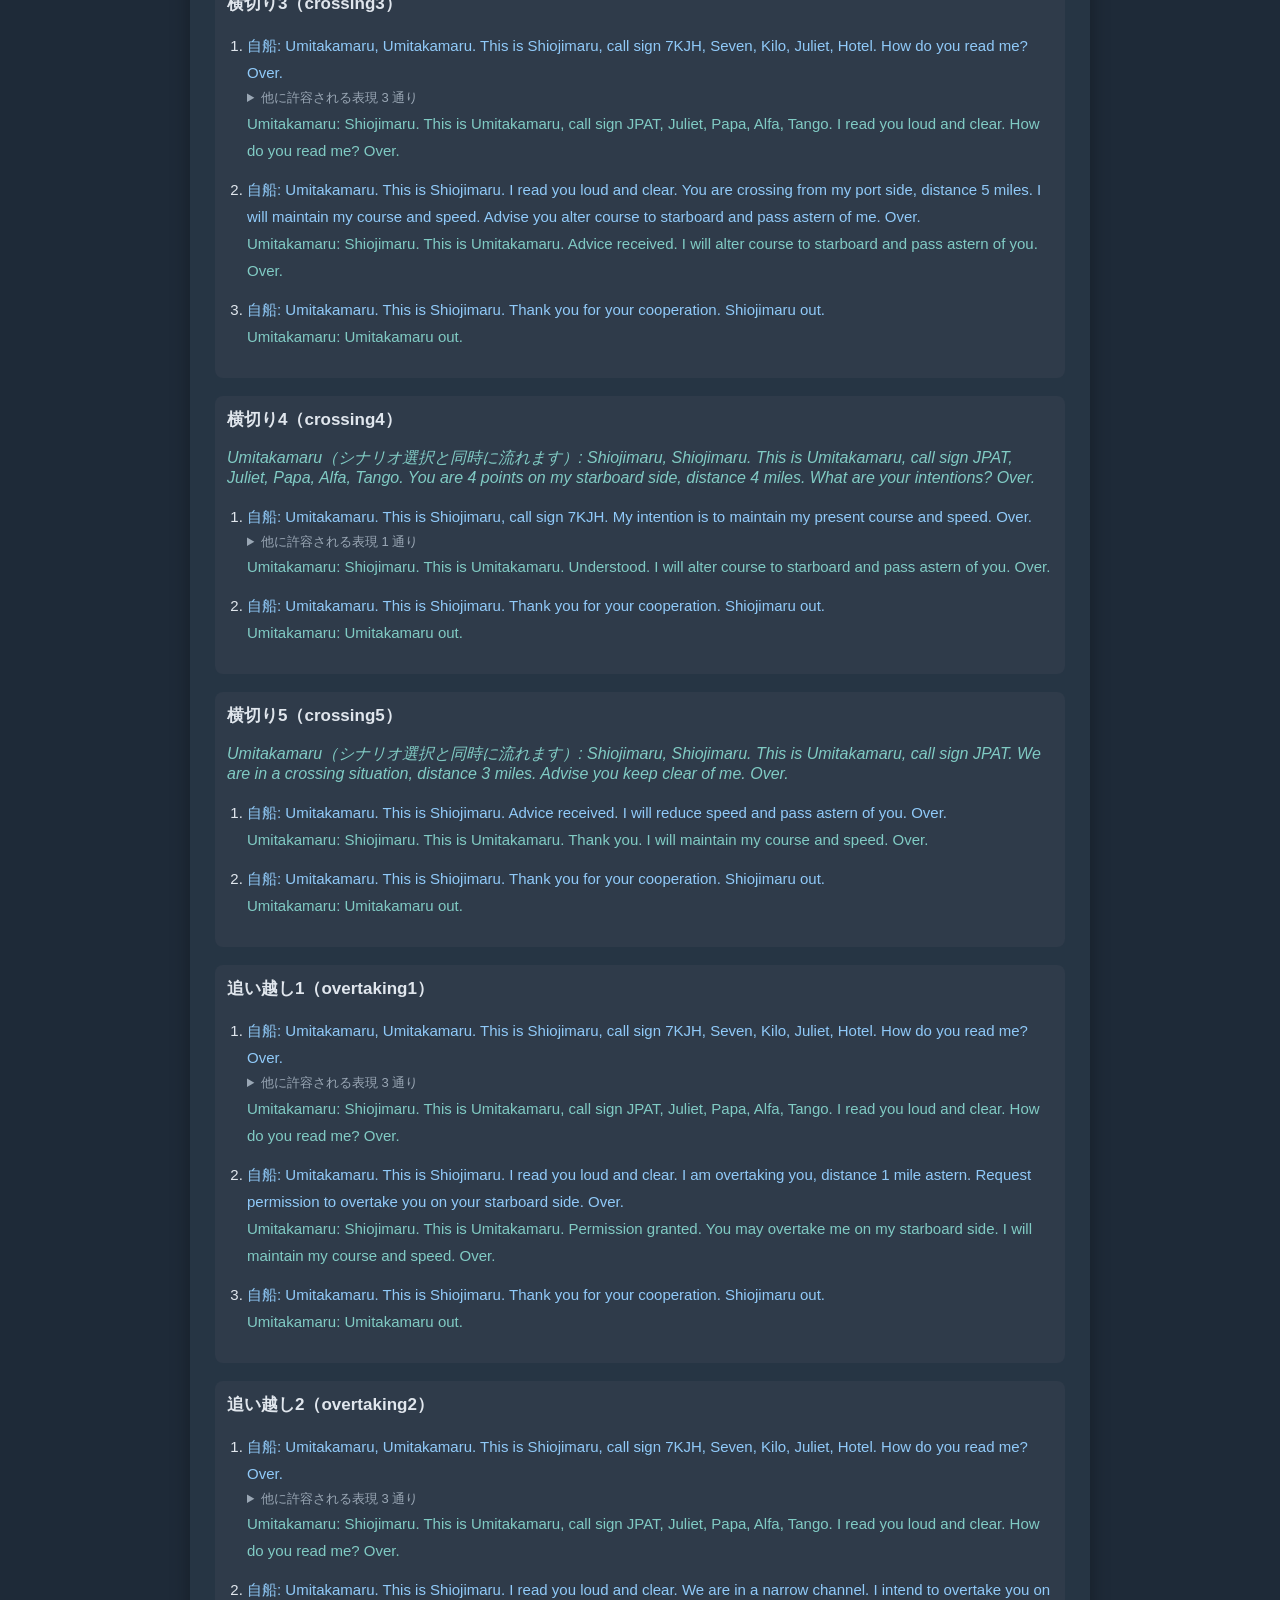
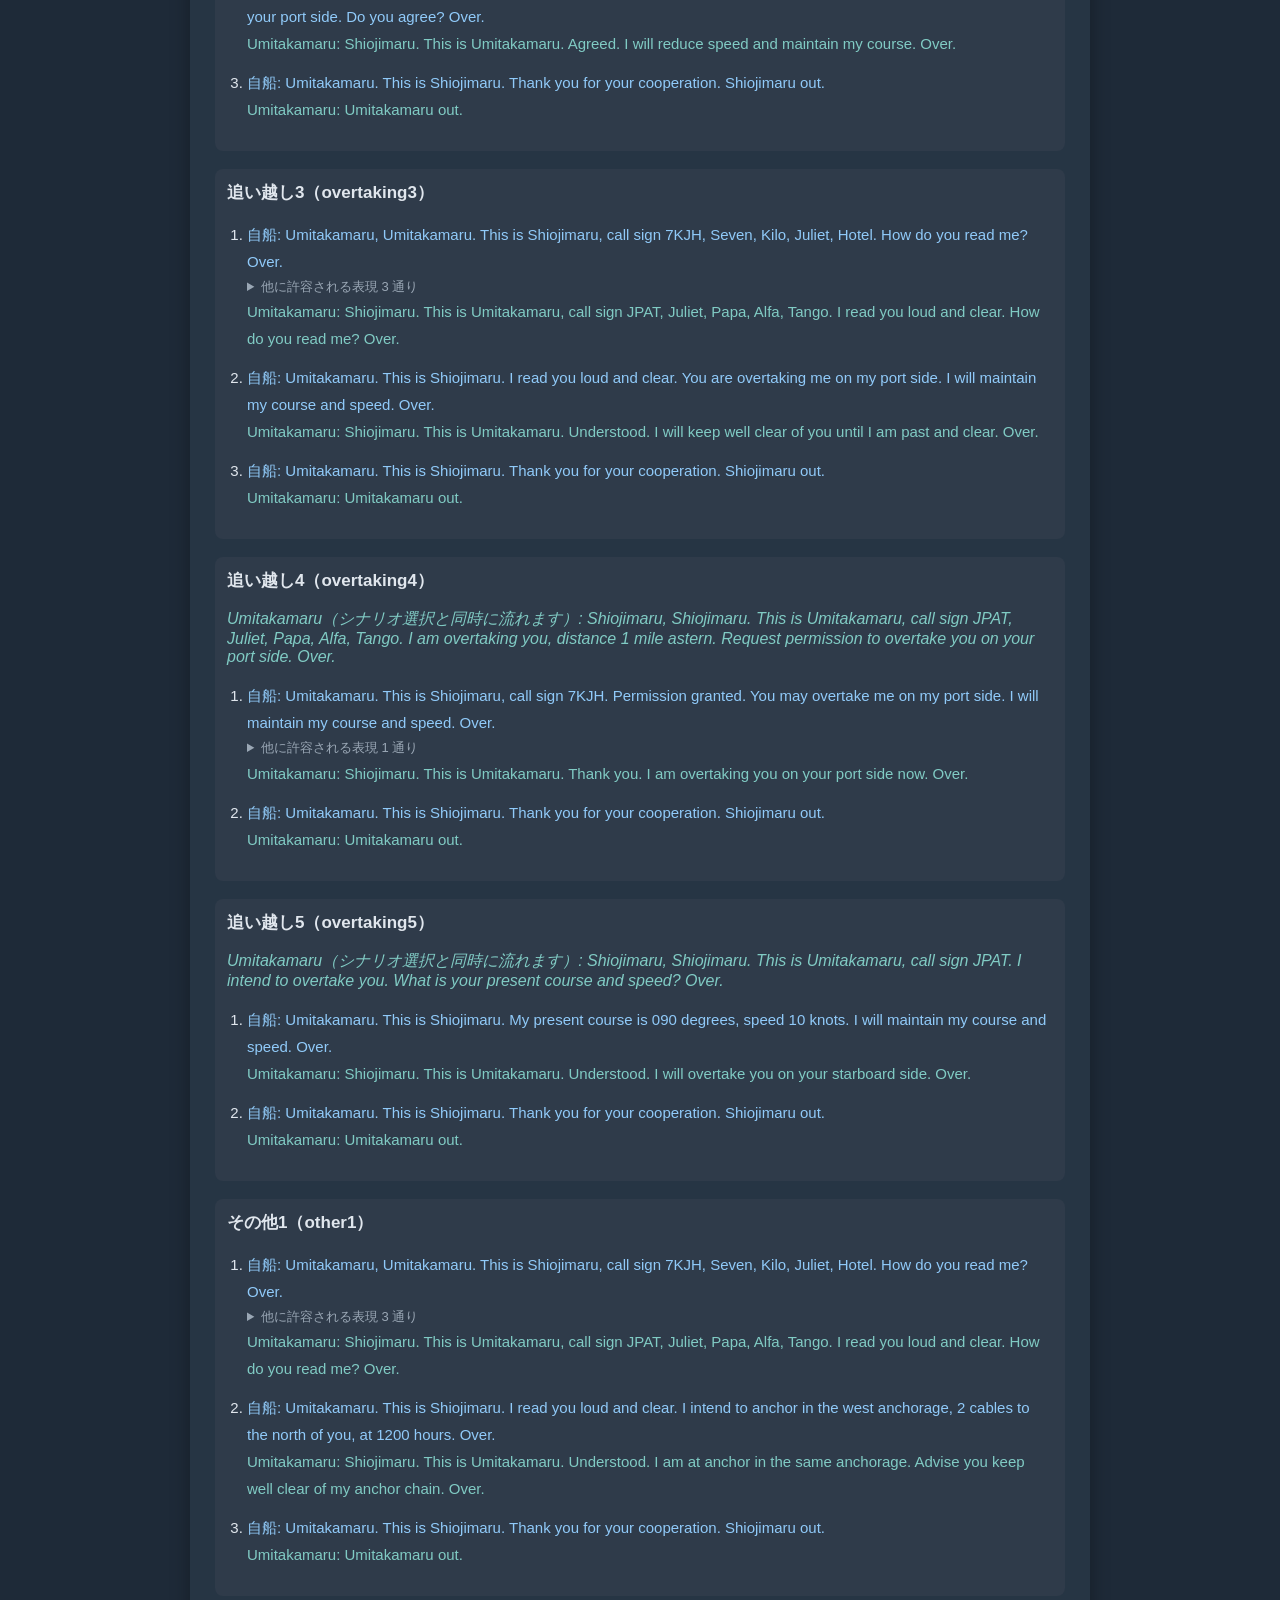
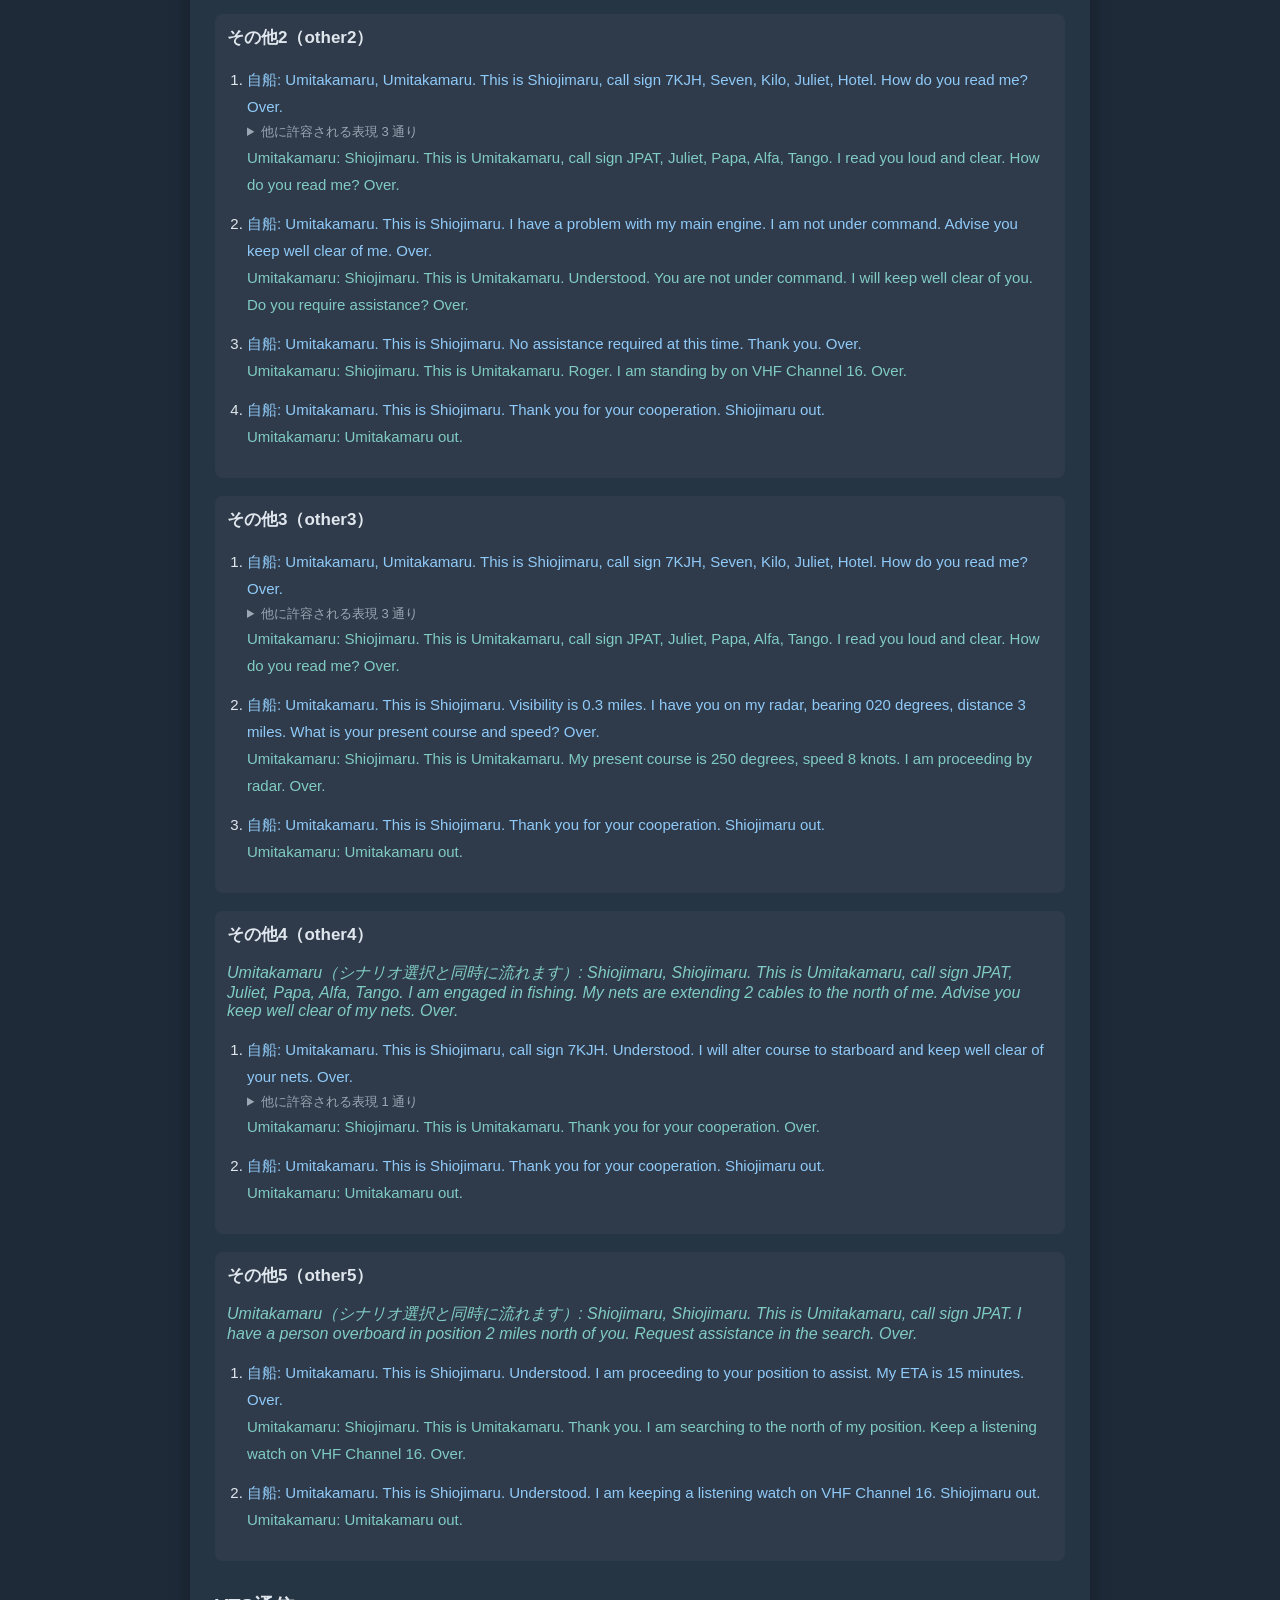
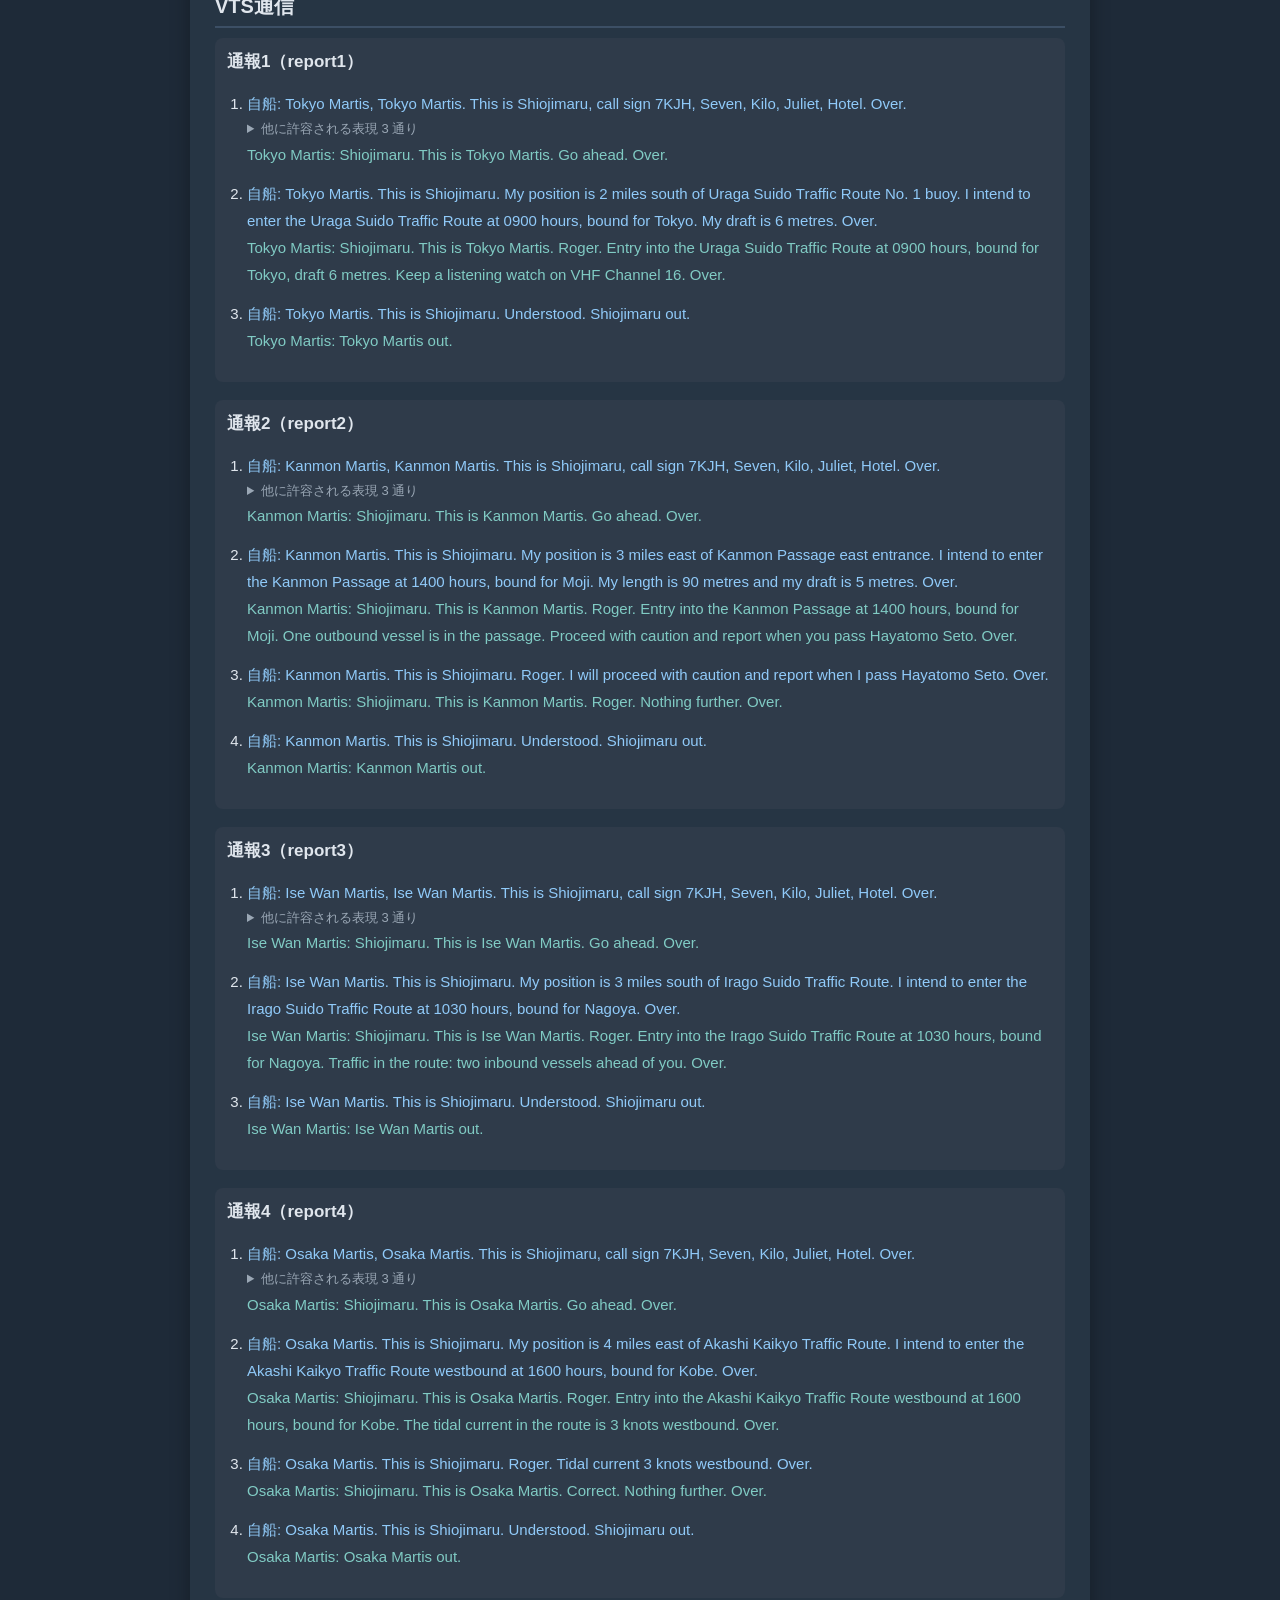
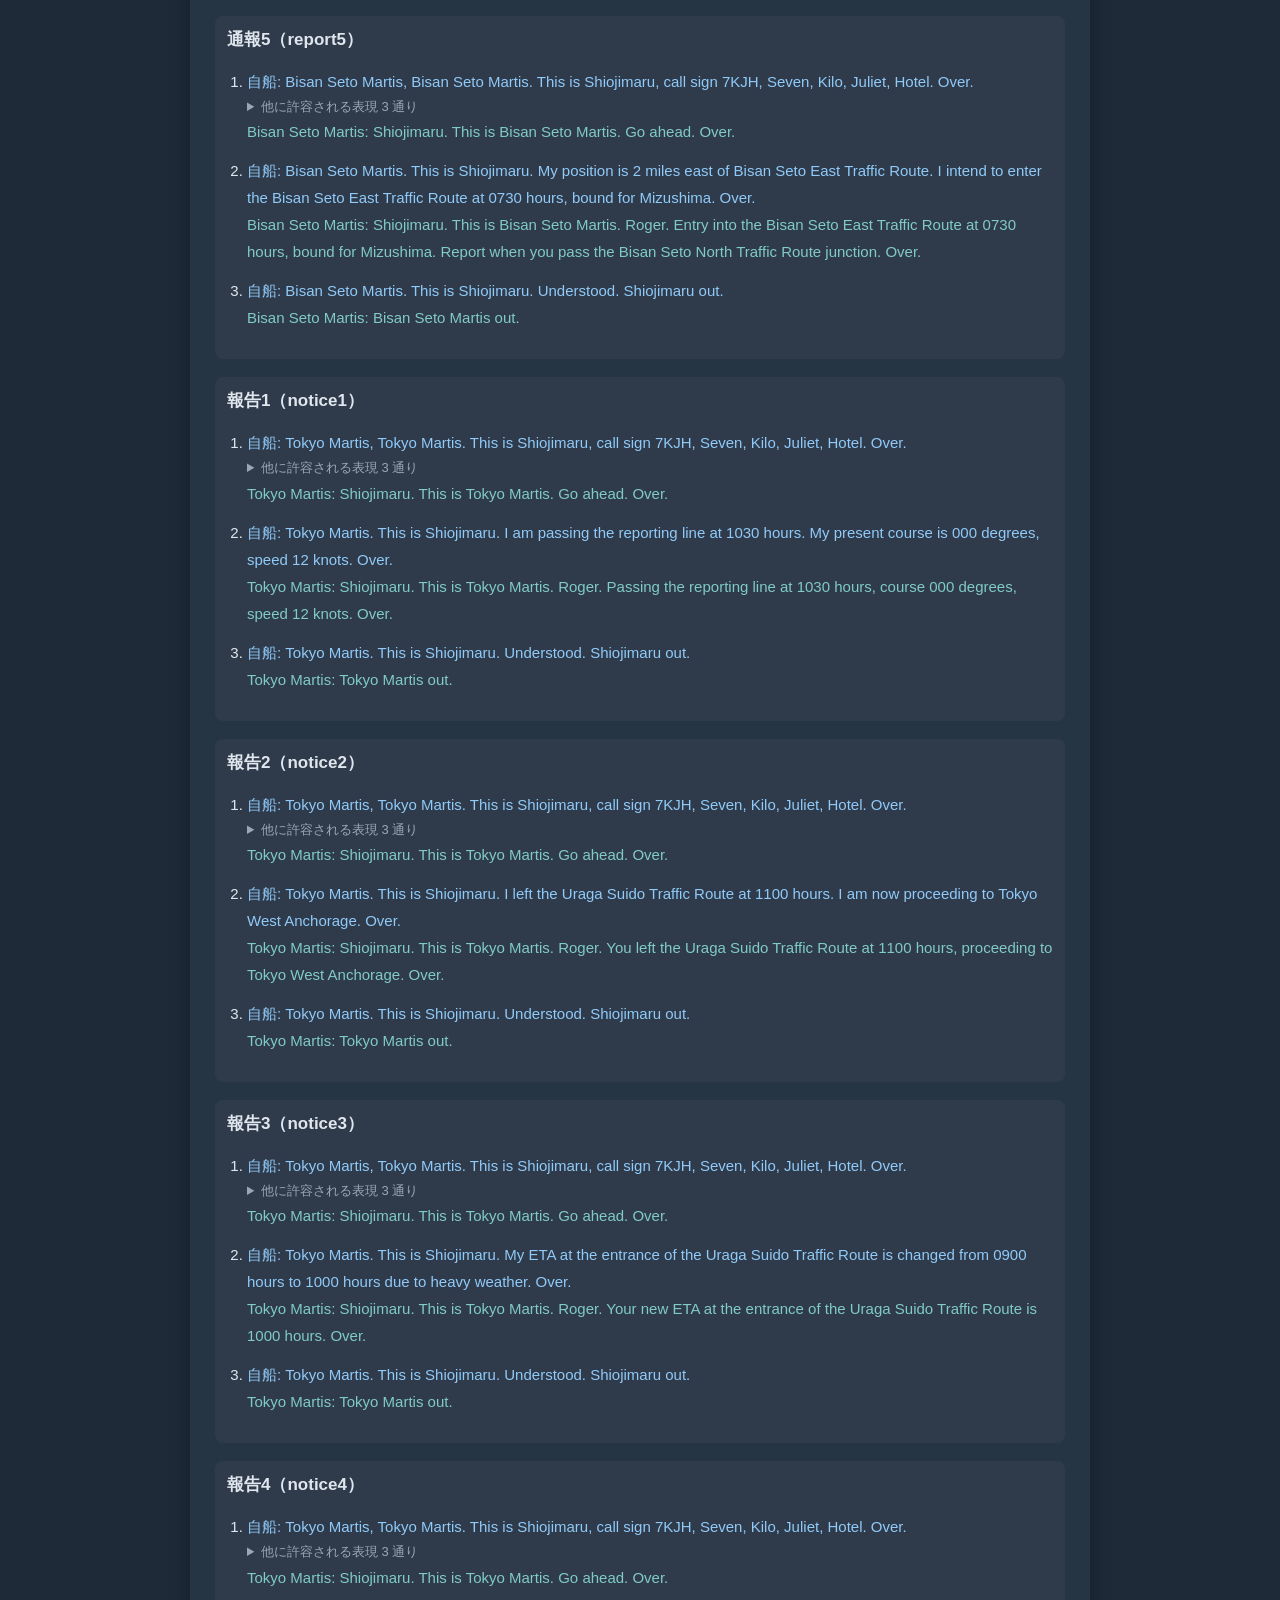
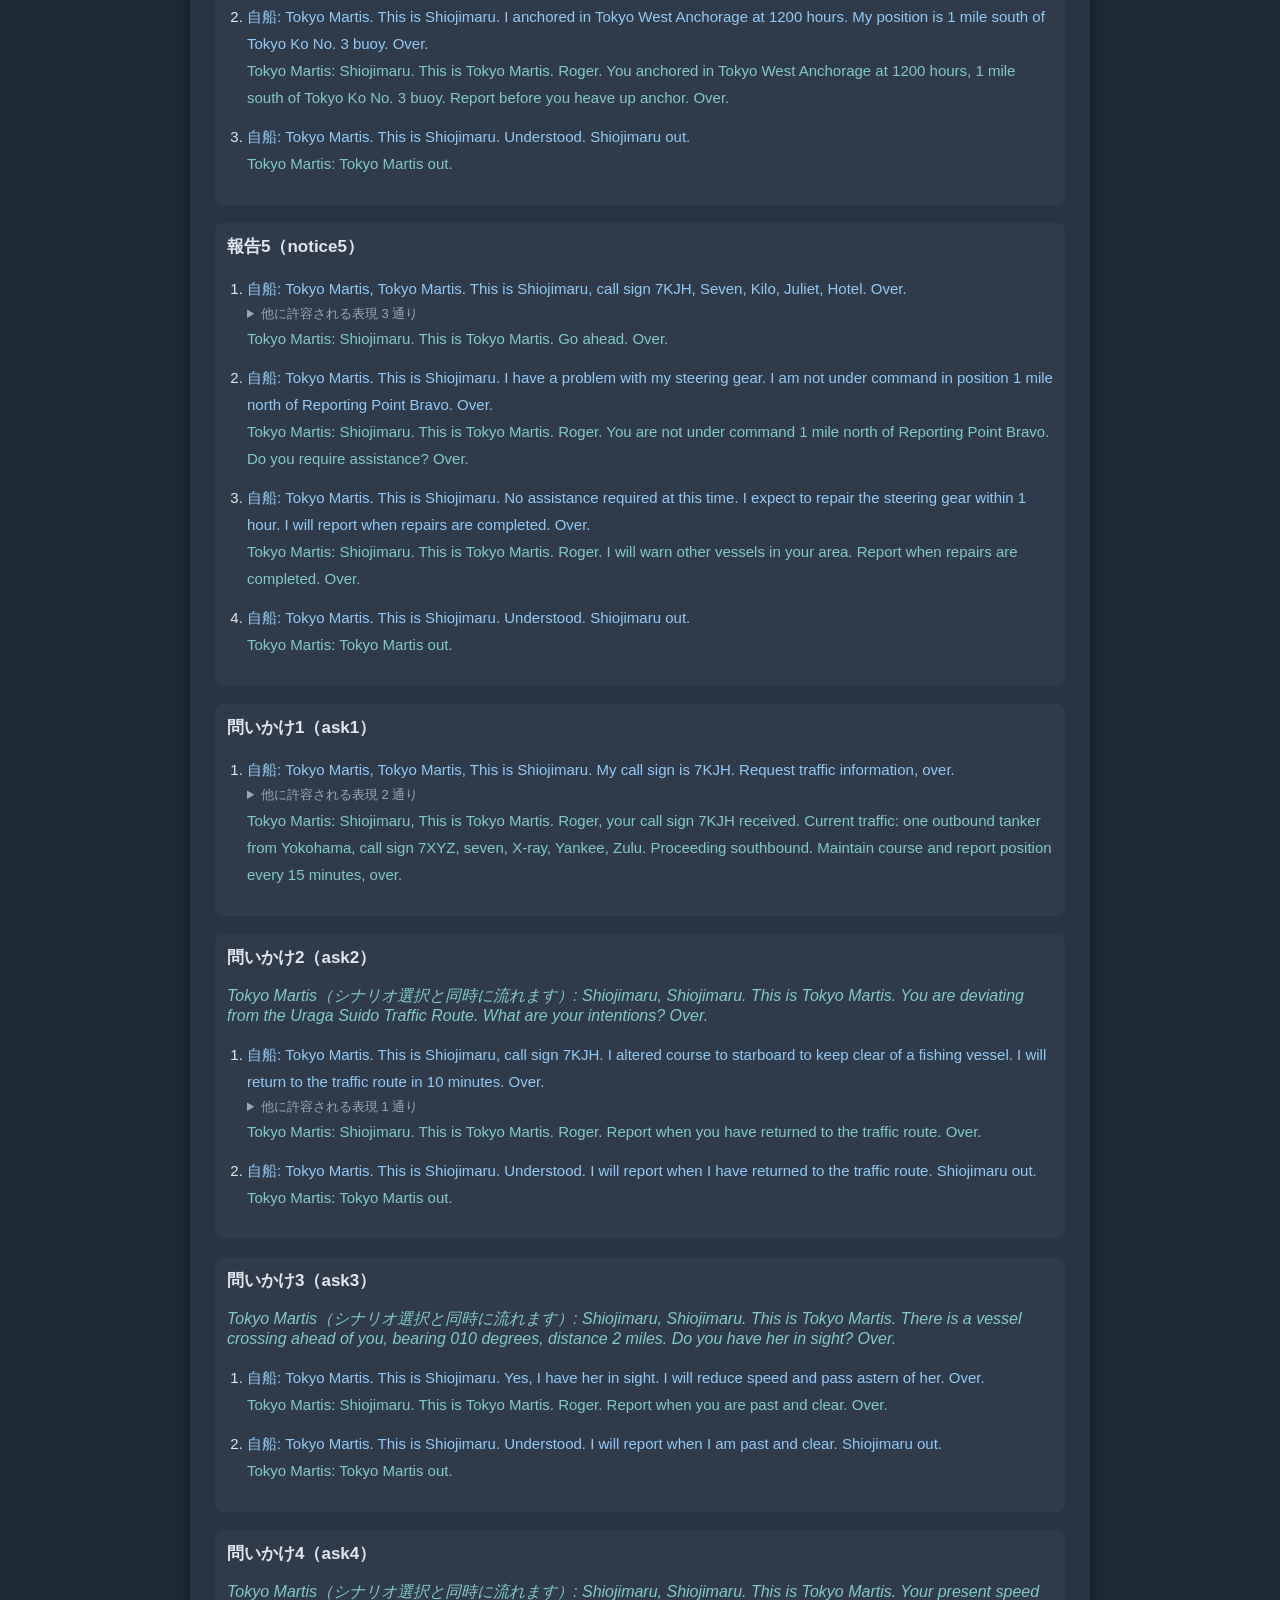
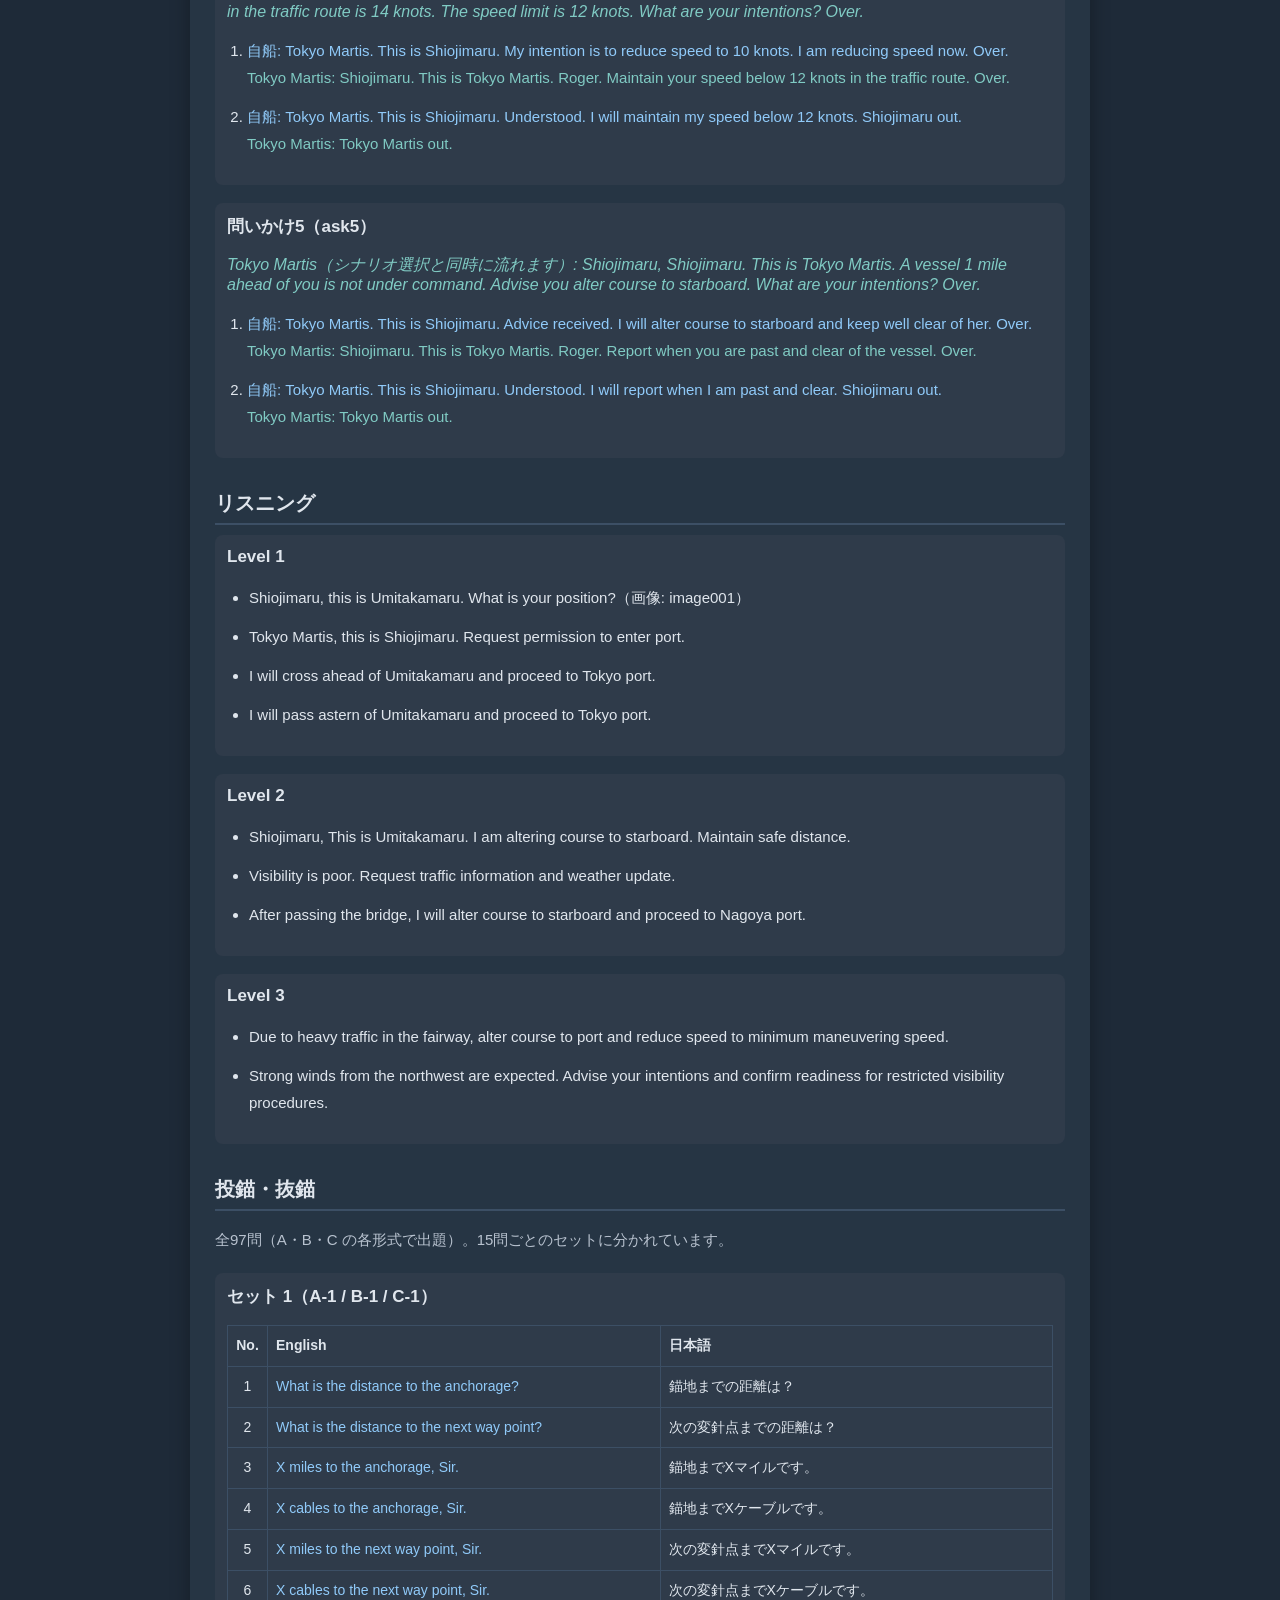
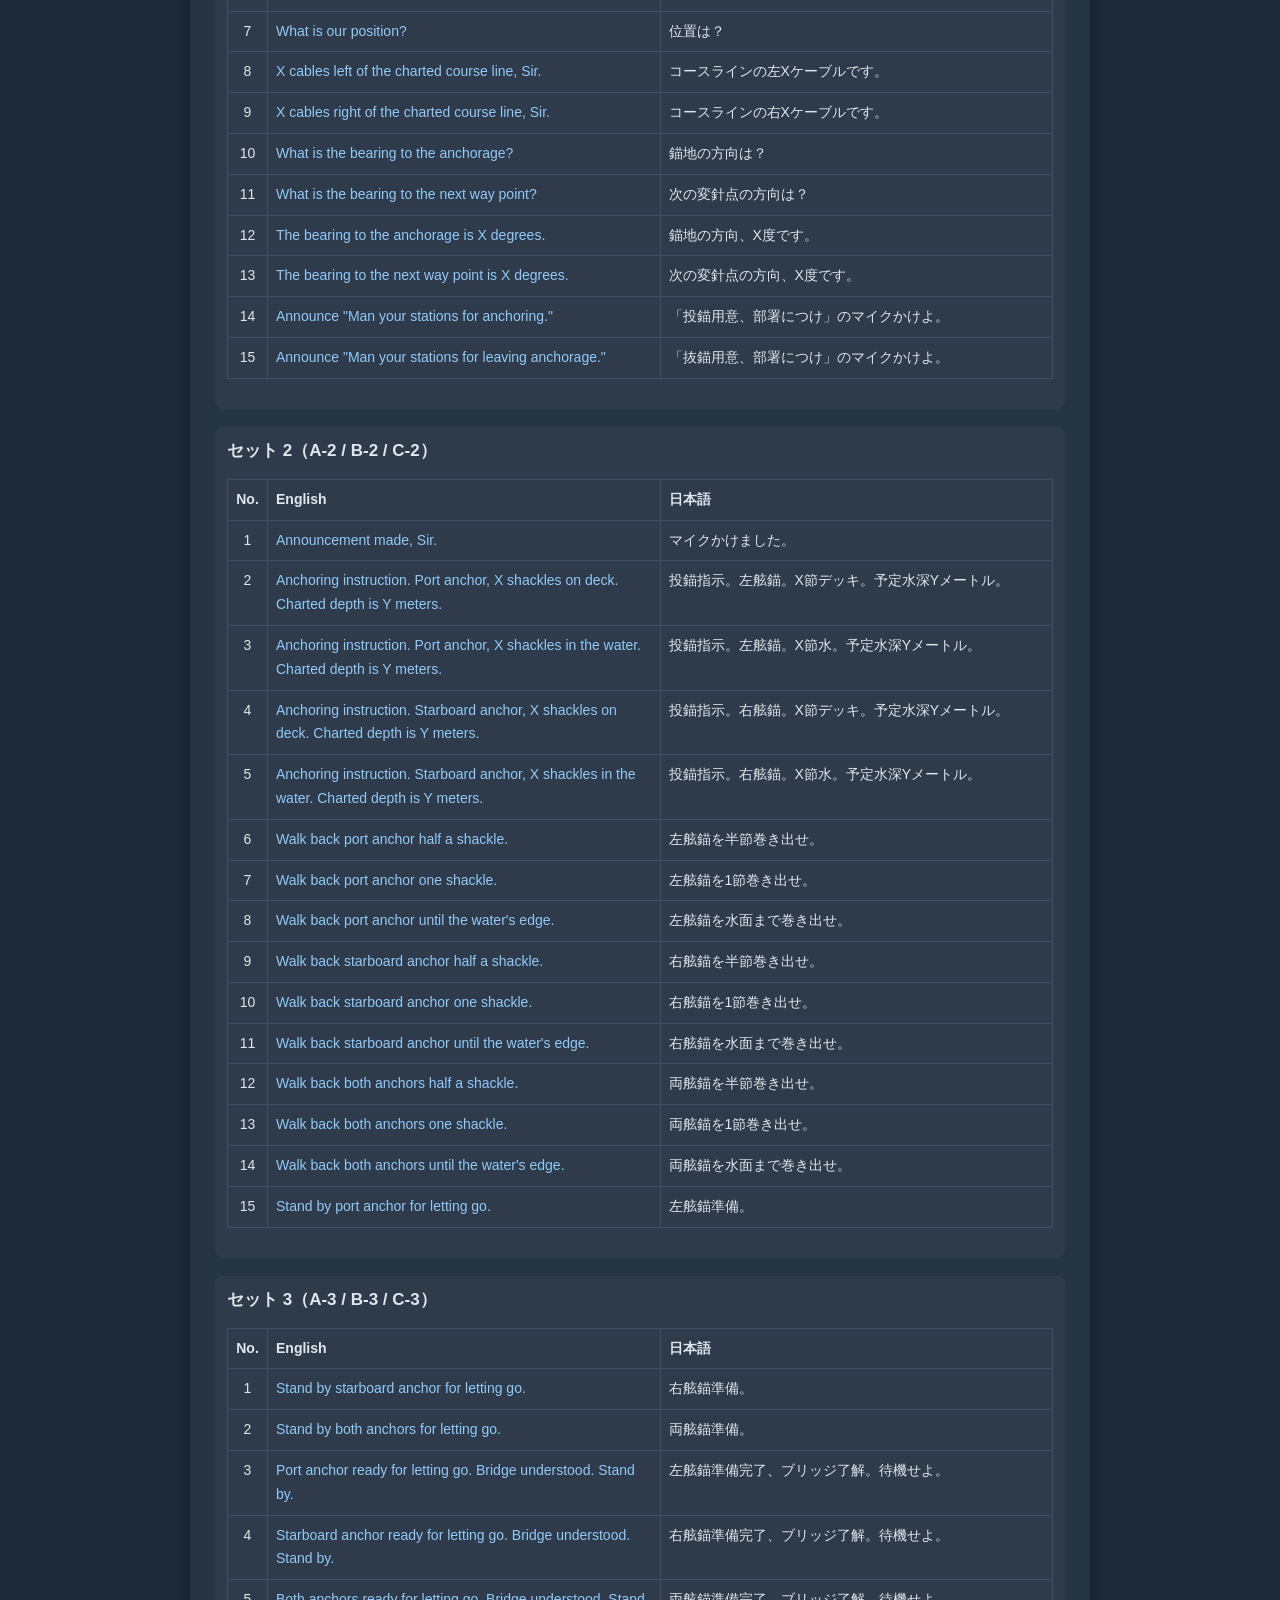
<file: scenarios.html>
<!DOCTYPE html>
<html lang="ja">
<head>
  <meta charset="UTF-8">
  <meta name="viewport" content="width=device-width, initial-scale=1">
  <title>シナリオ一覧 | 海事英語教育支援システム</title>
  <link rel="stylesheet" href="style.css">
</head>
<body data-page="scenarios">
<div id="site-nav"></div>

<div class="chat-container doc-container">
  <h1>シナリオ一覧</h1>

  <p class="notice">本システムで出題されるシナリオとフレーズの全文です。学習用の資料として参照してください。内容は <code>scenario.json</code> と <code>phrases.json</code> から自動で表示しています。</p>

  <div data-toc class="toc"></div>

  <div class="page-content" id="scenario-dump">
    <p>読み込み中です…</p>
  </div>
</div>

<script src="config.js"></script>
<script src="scenarios.js"></script>
<script src="nav.js"></script>
</body>
</html>
</file>
<file: style.css>
/* 入力欄が padding 分はみ出さないようにする */
*, *::before, *::after { box-sizing: border-box; }

body {
  font-family: Arial, sans-serif;
  background-color: #1e2a38;
  color: #e0e6ed;
  margin: 0;
  padding: 0;
}

a { color: #64b5f6; }

.chat-container {
  width: 80%;
  max-width: 800px;
  margin: 20px auto;
  background-color: #263544;
  border: none;
  border-radius: 12px;
  padding: 25px;
  box-shadow: 0 4px 20px rgba(0,0,0,0.3);
}

h2 { text-align: center; font-size: 24px; margin-bottom: 10px; }
h4 { margin: 12px 0 6px; }
p  { text-align: center; font-size: 14px; margin-bottom: 20px; }

button:focus-visible,
textarea:focus-visible,
input:focus-visible {
  outline: 2px solid #64b5f6;
  outline-offset: 2px;
}

/* アクセント選択 */
#voice-buttons button {
  background-color: #4a5d73;
  color: #e0e6ed;
  border: none;
  border-radius: 6px;
  padding: 8px 14px;
  margin: 5px;
  cursor: pointer;
  transition: 0.2s;
}
#voice-buttons button:hover { background-color: #6b7f96; }
#voice-buttons button.active {
  background-color: #6b7f96;
  color: #ffffff;
  font-weight: bold;
}

/* 代替音声で再生されるアクセント（本来の訛りが再現できない場合） */
#voice-buttons button.substitute::after {
  content: " ⚠";
}

#voice-buttons button:disabled {
  background-color: #3a4351;
  color: #8b96a5;
  cursor: not-allowed;
}

.mini-button {
  margin-top: 8px;
  padding: 6px 10px;
  font-size: 13px;
  background-color: #3c4f65;
  color: #e0e6ed;
  border: none;
  border-radius: 6px;
  cursor: pointer;
}

.mini-button:hover { background-color: #5a6f89; }

#voice-status {
  margin-top: 8px;
  font-size: 13px;
  line-height: 1.6;
  color: #b8c2cf;
}

.accent-box {
  background-color: #2f3b4a;
  border: 2px solid #4a5d73;
  padding: 15px;
  margin: 20px 0;
  border-radius: 10px;
  color: #e0e6ed;
}

#intro-text { margin-bottom: 10px; font-weight: bold; }

/* 冒頭の案内文 */
.notice {
  background-color: #2f3b4a;
  border-left: 4px solid #ffb300;
  border-radius: 6px;
  padding: 12px;
  margin-bottom: 20px;
  text-align: left;
  font-size: 15px;
  line-height: 1.7;
}

.ship-info {
  border: 2px solid #1e88e5;
  background-color: #2c3e50;
  color: #e0e6ed;
  padding: 10px;
  border-radius: 6px;
  margin-bottom: 15px;
  font-size: 15px;
  line-height: 1.6;
}

/* 訓練モード */
.role-button {
  min-width: 120px;
  min-height: 40px;
  padding: 0 12px;
  font-size: 16px;
  margin: 5px;
  background-color: #3c4f65;
  color: #e0e6ed;
  border: none;
  border-radius: 6px;
  cursor: pointer;
  box-shadow: 0 2px 6px rgba(0,0,0,0.3);
  transition: 0.2s;
}
.role-button:hover { background-color: #5a6f89; }
.role-button.active {
  background-color: #5a6f89;
  color: #ffffff;
  font-weight: bold;
}

/* リスニングのレベル */
#listening-level-box { margin-top: 10px; text-align: center; }

.level-button {
  background-color: #4a5d73;
  color: #e0e6ed;
  border: none;
  border-radius: 6px;
  padding: 8px 14px;
  margin: 5px;
  cursor: pointer;
  transition: 0.2s;
}
.level-button:hover { background-color: #6b7f96; }
.level-button.active {
  background-color: #6b7f96;
  color: #ffffff;
  font-weight: bold;
}

/* シナリオ選択 */
#ship-scenario-select { margin-top: 10px; }

.ship-scenario,
.vts-scenario {
  padding: 8px 12px;
  margin: 0 5px 5px 0;
  background-color: #1976d2;
  color: white;
  border: none;
  border-radius: 4px;
  cursor: pointer;
}
.ship-scenario:hover,
.vts-scenario:hover { background-color: #0d47a1; }
.ship-scenario.active,
.vts-scenario.active {
  background-color: #5a6f89;
  color: #ffffff;
  font-weight: bold;
}

.vts-group,
.ship-group { margin-bottom: 10px; }

#scenario-image {
  display: block;
  max-width: 100%;
  height: auto;
  margin: 10px auto;
  border-radius: 8px;
}

/* 現在の状態と練習実績 */
#status-bar {
  margin: 12px 0 8px;
  padding: 8px 12px;
  background-color: #2f3b4a;
  border-left: 4px solid #64b5f6;
  border-radius: 6px;
  font-size: 14px;
  line-height: 1.5;
}

/* チャット */
.chat-box {
  border: none;
  border-radius: 10px;
  padding: 15px;
  min-height: 200px;
  max-height: 50vh;
  overflow-y: auto;
  background-color: #1f2d3a;
  box-shadow: inset 0 0 10px rgba(0,0,0,0.2);
  margin-bottom: 15px;
}

.user-message,
.reply-message {
  padding: 10px;
  border-radius: 8px;
  margin-bottom: 10px;
  font-weight: bold;
  overflow-wrap: anywhere;
  color: #e0e6ed;
}

.user-message { background-color: #2e3e50; }
.reply-message { background-color: #34495e; }

.reply-message.umitaka {
  background-color: #2e3e50;
  border-left: 4px solid #1e88e5;
}
.reply-message.vts {
  background-color: #34495e;
  border-left: 4px solid #26a69a;
}
.reply-message.model-answer {
  background-color: #34495e;
  border-left: 4px solid #ffb300;
}
.reply-message.system {
  background-color: #33303a;
  border-left: 4px solid #ff8a80;
}
.reply-message.hint {
  background-color: #2f3b4a;
  border-left: 4px solid #9ccc65;
  font-weight: normal;
}
.reply-message.error { color: #ff8a80; }

/* 入力欄 */
#message-input {
  display: block;
  width: 100%;
  min-height: 40px;
  max-height: 200px;
  padding: 10px;
  resize: none;
  overflow-y: hidden;
  font-size: 16px;
  font-family: inherit;
  background-color: #1f2d3a;
  color: #e0e6ed;
  border: 1px solid #3c4f65;
  border-radius: 8px;
}

.control-buttons {
  display: flex;
  flex-wrap: wrap;
  gap: 8px;
  margin-top: 8px;
}

button.send-button {
  padding: 8px 16px;
  background-color: #007acc;
  color: white;
  border: none;
  border-radius: 4px;
  cursor: pointer;
}
button.send-button:hover { background-color: #005f99; }

button.mic-button {
  padding: 8px 16px;
  background-color: #4a5d73;
  color: #e0e6ed;
  border: none;
  border-radius: 4px;
  cursor: pointer;
}
button.mic-button:hover { background-color: #6b7f96; }
button.mic-button:disabled {
  background-color: #3a4351;
  color: #8b96a5;
  cursor: not-allowed;
}
button.mic-button.recording {
  background-color: #c62828;
  color: #ffffff;
  animation: pulse 1.2s ease-in-out infinite;
}

@keyframes pulse {
  0%, 100% { opacity: 1; }
  50%      { opacity: 0.6; }
}

@media (prefers-reduced-motion: reduce) {
  button.mic-button.recording { animation: none; }
}

#student-id {
  background-color: #1f2d3a;
  color: #e0e6ed;
  border: 1px solid #3c4f65;
  border-radius: 8px;
  padding: 8px;
  font-size: 16px;
  width: 100%;
  margin-top: 4px;
}

/* =====================================================
   共通ナビゲーション
   ===================================================== */
.site-nav {
  display: flex;
  flex-wrap: wrap;
  gap: 6px;
  justify-content: center;
  max-width: 900px;
  margin: 10px auto 0;
  padding: 0 10px;
}

.site-nav .nav-item {
  padding: 8px 14px;
  background-color: #3c4f65;
  color: #e0e6ed;
  border-radius: 6px;
  text-decoration: none;
  font-size: 15px;
  line-height: 1.4;
}

.site-nav a.nav-item:hover { background-color: #5a6f89; }

.site-nav .nav-item.current {
  background-color: #1976d2;
  color: #ffffff;
  font-weight: bold;
}

/* =====================================================
   資料ページ（使い方・解説・シナリオ一覧）
   ===================================================== */
.doc-container { max-width: 900px; }

.doc-container h1 {
  text-align: center;
  font-size: 24px;
  margin-top: 0;
}

.doc-container h2 {
  text-align: left;
  font-size: 20px;
  margin-top: 32px;
  padding-bottom: 6px;
  border-bottom: 2px solid #3c4f65;
  scroll-margin-top: 12px;   /* 目次から飛んだときに見出しが隠れないように */
}

.doc-container h3 {
  font-size: 17px;
  margin-top: 20px;
}

.doc-container p,
.doc-container li {
  text-align: left;
  font-size: 15px;
  line-height: 1.8;
}

.doc-container ul,
.doc-container ol { padding-left: 22px; }

.doc-container code {
  padding: 1px 5px;
  background-color: #1f2d3a;
  border-radius: 4px;
  font-size: 14px;
}

.doc-note { color: #b8c2cf; font-size: 14px; }
.doc-footer { margin-top: 28px; color: #b8c2cf; }

/* 英文の例 */
.en { font-family: "Segoe UI", Arial, sans-serif; color: #90caf9; }

/* 表 */
.doc-table {
  width: 100%;
  border-collapse: collapse;
  margin: 10px 0 18px;
  font-size: 14px;
}

.doc-table th,
.doc-table td {
  padding: 8px;
  border: 1px solid #3c4f65;
  text-align: left;
  vertical-align: top;
  line-height: 1.7;
}

.doc-table th { background-color: #2f3b4a; }
.doc-table td.en { color: #90caf9; }

/* 目次 */
.toc {
  margin: 16px 0 8px;
  padding: 12px 16px;
  background-color: #2f3b4a;
  border-left: 4px solid #64b5f6;
  border-radius: 8px;
}

.toc-title { font-weight: bold; margin-bottom: 6px; }

.toc-list {
  display: flex;
  flex-wrap: wrap;
  gap: 4px 16px;
  list-style: none;
  padding-left: 0;
  margin: 0;
}

.toc-list a { font-size: 15px; }

/* シナリオ一覧 */
.scenario-block {
  margin-bottom: 18px;
  padding: 12px;
  background-color: #2f3b4a;
  border-radius: 8px;
}

.scenario-block h3 { margin-top: 0; }
.scenario-block ol { padding-left: 20px; }
.scenario-block li { margin-bottom: 12px; }

.line-you  { color: #90caf9; }
.line-them { color: #80cbc4; }
.line-alt  { color: #9aa7b5; font-size: 13px; }
.opening   { margin-bottom: 10px; font-style: italic; }
.pending   { color: #9aa7b5; font-style: italic; }

.scenario-block details summary { cursor: pointer; }

.phrase-table { table-layout: fixed; }
.phrase-table th:first-child,
.phrase-table td:first-child { width: 40px; text-align: center; }
.phrase-table td { overflow-wrap: anywhere; }

/* スマートフォン */
@media screen and (max-width: 600px) {
  body { font-size: 18px; }

  .chat-container {
    width: 96%;
    margin: 8px auto;
    padding: 15px;
  }

  button { font-size: 18px; padding: 12px 20px; }
  #message-input { font-size: 18px; }
  .user-message, .reply-message { font-size: 18px; }
  #status-bar { font-size: 15px; }

  /* 資料ページ */
  .site-nav { gap: 4px; padding: 0 6px; }
  .site-nav .nav-item { padding: 10px 12px; font-size: 16px; flex: 1 1 40%; text-align: center; }
  .doc-container h1 { font-size: 21px; }
  .doc-container h2 { font-size: 19px; }
  .doc-container p, .doc-container li { font-size: 16px; }
  .toc-list { flex-direction: column; gap: 6px; }
  .doc-table { font-size: 15px; }
  .doc-table th, .doc-table td { padding: 6px; }
  /* 横に長い表は、はみ出さずに横スクロールできるようにする */
  .doc-container .doc-table { display: block; overflow-x: auto; white-space: normal; }
}

/* =====================================================
   監視モード
   ===================================================== */
#monitor-banner {
  position: sticky;
  top: 0;
  z-index: 100;
  padding: 10px;
  padding-top: calc(10px + env(safe-area-inset-top, 0px));
  background-color: #c62828;
  color: #ffffff;
  text-align: center;
  font-weight: bold;
  letter-spacing: 0.05em;
}

/* コピペ禁止中は、チャット欄の文字を選択できないようにする */
body.copy-paste-ban .chat-box {
  -webkit-user-select: none;
  user-select: none;
}

/* =====================================================
   フレーズ練習
   ===================================================== */
#practice-box {
  margin-top: 10px;
  padding: 12px;
  background-color: #2f3b4a;
  border-radius: 10px;
}

#practice-box h4 { margin-top: 0; }

.practice-row {
  display: flex;
  flex-wrap: wrap;
  gap: 6px;
  margin-bottom: 10px;
}

.practice-mode,
.practice-set,
.practice-retry-button {
  padding: 8px 12px;
  background-color: #1976d2;
  color: #ffffff;
  border: none;
  border-radius: 4px;
  cursor: pointer;
}

.practice-mode:hover,
.practice-set:hover,
.practice-retry-button:hover { background-color: #0d47a1; }

.practice-mode.active,
.practice-set.active {
  background-color: #5a6f89;
  font-weight: bold;
}

.practice-retry input {
  flex: 1 1 180px;
  min-width: 0;
  padding: 8px;
  font-size: 16px;
  background-color: #1f2d3a;
  color: #e0e6ed;
  border: 1px solid #3c4f65;
  border-radius: 6px;
}

.practice-retry-button { background-color: #6d4c9f; }
.practice-retry-button:hover { background-color: #553a7d; }

.practice-note { text-align: left; }

.reply-message.practice-praise {
  border-left: 4px solid #9ccc65;
}

.self-correct { margin-left: 8px; }

/* =====================================================
   開発者ページ
   ===================================================== */
.admin-container { max-width: 1100px; }

.admin-section {
  margin-top: 24px;
  padding-top: 8px;
  border-top: 1px solid #3c4f65;
}

.admin-section h3 { margin-bottom: 8px; }

.admin-row {
  display: flex;
  flex-wrap: wrap;
  align-items: center;
  gap: 8px;
  margin: 8px 0;
}

.admin-row input {
  padding: 8px;
  font-size: 16px;
  background-color: #1f2d3a;
  color: #e0e6ed;
  border: 1px solid #3c4f65;
  border-radius: 6px;
}

.admin-toolbar {
  display: flex;
  flex-wrap: wrap;
  align-items: center;
  gap: 8px;
  justify-content: flex-end;
  font-size: 13px;
  color: #b8c2cf;
}

.admin-note { text-align: left; font-size: 13px; color: #b8c2cf; }
.admin-error { text-align: left; color: #ff8a80; }

.switch-row {
  display: flex;
  flex-wrap: wrap;
  align-items: center;
  gap: 8px;
  margin: 8px 0;
}

.switch-row input { width: 20px; height: 20px; }
.switch-row small { color: #b8c2cf; }

.stat-cards {
  display: grid;
  grid-template-columns: repeat(auto-fill, minmax(140px, 1fr));
  gap: 10px;
  margin: 10px 0;
}

.stat-card {
  padding: 12px;
  background-color: #2f3b4a;
  border-radius: 8px;
  text-align: center;
}

.stat-value { font-size: 24px; font-weight: bold; }
.stat-label { font-size: 13px; color: #b8c2cf; }

.table-wrap { overflow-x: auto; }

.admin table {
  width: 100%;
  border-collapse: collapse;
  font-size: 14px;
}

.admin th,
.admin td {
  padding: 6px 8px;
  border-bottom: 1px solid #3c4f65;
  text-align: left;
  white-space: nowrap;
}

.admin th { background-color: #2f3b4a; }
.admin td.empty { color: #b8c2cf; white-space: normal; }

/* =====================================================
   試験モード
   ===================================================== */
#exam-banner {
  position: sticky;
  top: 0;
  z-index: 110;
  display: flex;
  flex-wrap: wrap;
  gap: 6px 18px;
  justify-content: center;
  align-items: center;
  padding: 10px 14px;
  padding-top: calc(10px + env(safe-area-inset-top, 0px));
  background-color: #1b5e20;
  color: #ffffff;
  font-size: 15px;
  line-height: 1.5;
  box-shadow: 0 2px 8px rgba(0,0,0,0.4);
}

#exam-banner.urgent { background-color: #b71c1c; }

.exam-banner-title { font-weight: bold; letter-spacing: 0.05em; }
.exam-banner-item { white-space: nowrap; }

.exam-mode-button {
  background-color: #2e7d32;
  color: #ffffff;
}

.exam-mode-button:hover { background-color: #1b5e20; }

/* 試験中は学習モードの操作を無効に見せる */
.role-button:disabled {
  background-color: #39434f;
  color: #8b96a5;
  cursor: not-allowed;
  box-shadow: none;
}

.site-nav a.nav-locked { opacity: 0.55; }

#exam-box {
  margin-top: 12px;
  padding: 14px;
  background-color: #2f3b4a;
  border-radius: 10px;
  border-left: 4px solid #66bb6a;
}

#exam-box h3 { margin-top: 0; }
#exam-box h4 { margin-bottom: 6px; }

#exam-box ul { text-align: left; padding-left: 22px; line-height: 1.8; }

.exam-card {
  margin-bottom: 10px;
  padding: 12px;
  background-color: #263544;
  border-radius: 8px;
}

.exam-card-name { font-size: 17px; font-weight: bold; margin-bottom: 4px; }
.exam-card-desc { font-size: 14px; color: #b8c2cf; margin-bottom: 4px; }
.exam-card-meta { font-size: 14px; color: #b8c2cf; margin-bottom: 8px; }

.exam-actions {
  display: flex;
  flex-wrap: wrap;
  gap: 8px;
  margin: 10px 0;
}

.exam-quit {
  padding: 6px 10px;
  font-size: 13px;
  background-color: #7f3b3b;
  color: #ffffff;
  border: none;
  border-radius: 6px;
  cursor: pointer;
}

.exam-quit:hover { background-color: #a04545; }

.exam-note { text-align: left; font-size: 14px; color: #b8c2cf; }
.exam-error { text-align: left; color: #ff8a80; }

.exam-correct { color: #a5d6a7; font-weight: bold; }
.exam-wrong   { color: #ff8a80; font-weight: bold; }

#exam-box .doc-table {
  width: 100%;
  border-collapse: collapse;
  margin: 8px 0 14px;
  font-size: 14px;
}

#exam-box .doc-table th,
#exam-box .doc-table td {
  padding: 6px 8px;
  border: 1px solid #3c4f65;
  text-align: left;
  vertical-align: top;
  line-height: 1.6;
}

#exam-box .doc-table th { background-color: #2f3b4a; }
#exam-box .doc-table td.en { color: #90caf9; }

@media screen and (max-width: 600px) {
  #exam-banner { font-size: 14px; gap: 4px 12px; padding: 8px 10px; }
  .exam-banner-title { width: 100%; text-align: center; }
  #exam-box .doc-table { display: block; overflow-x: auto; }
}
</file>
